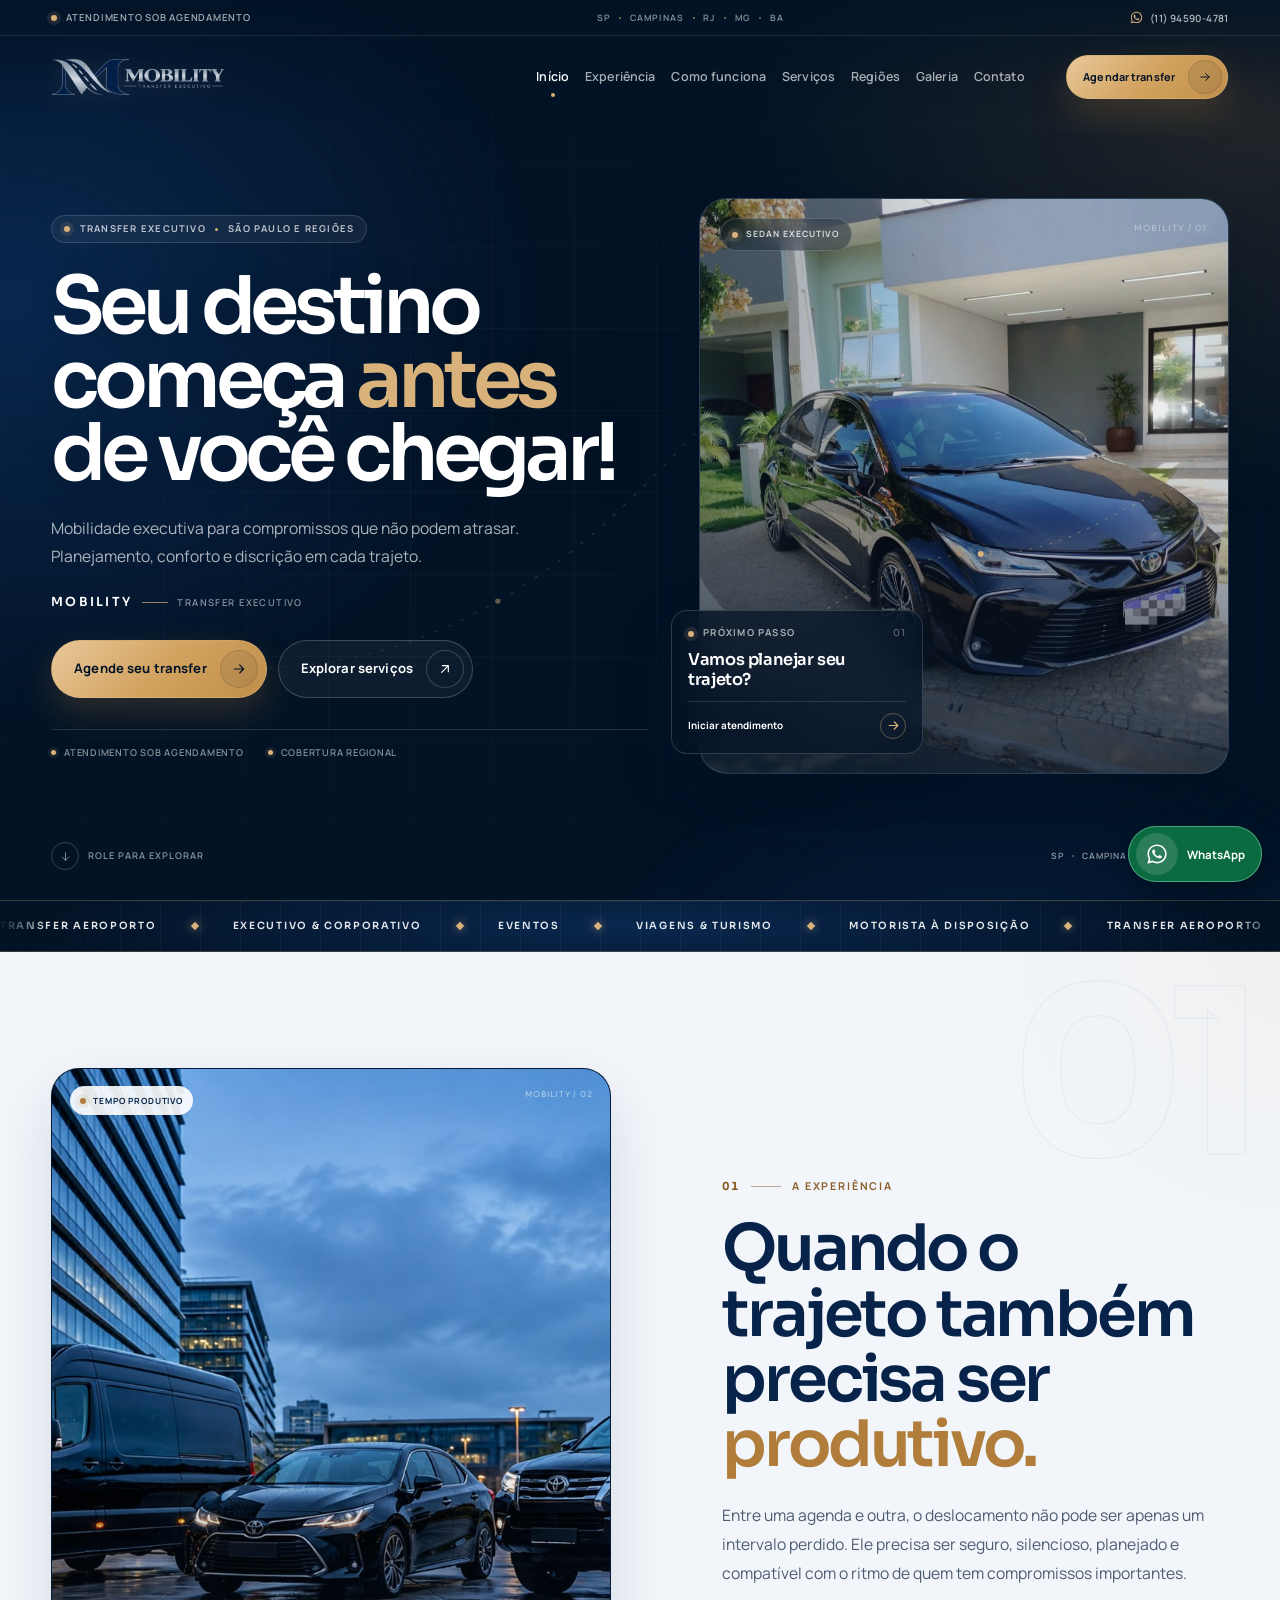
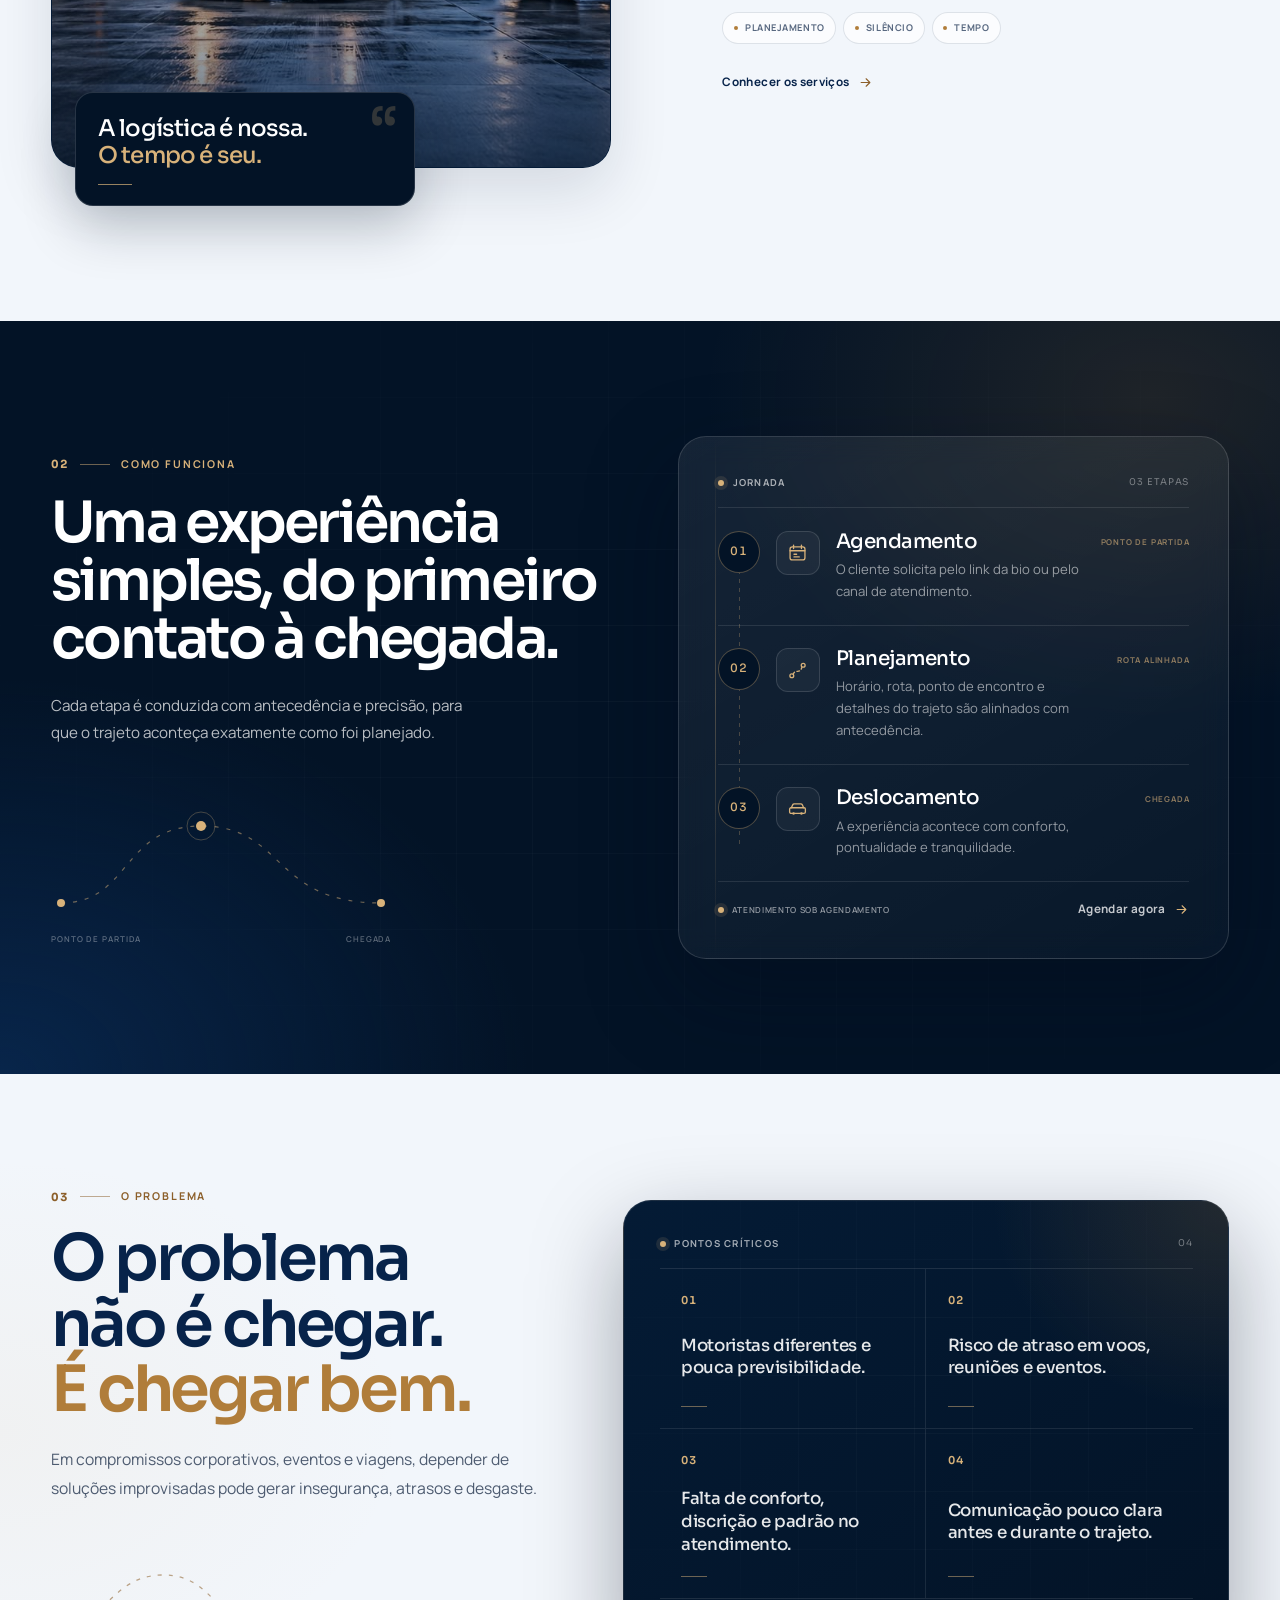
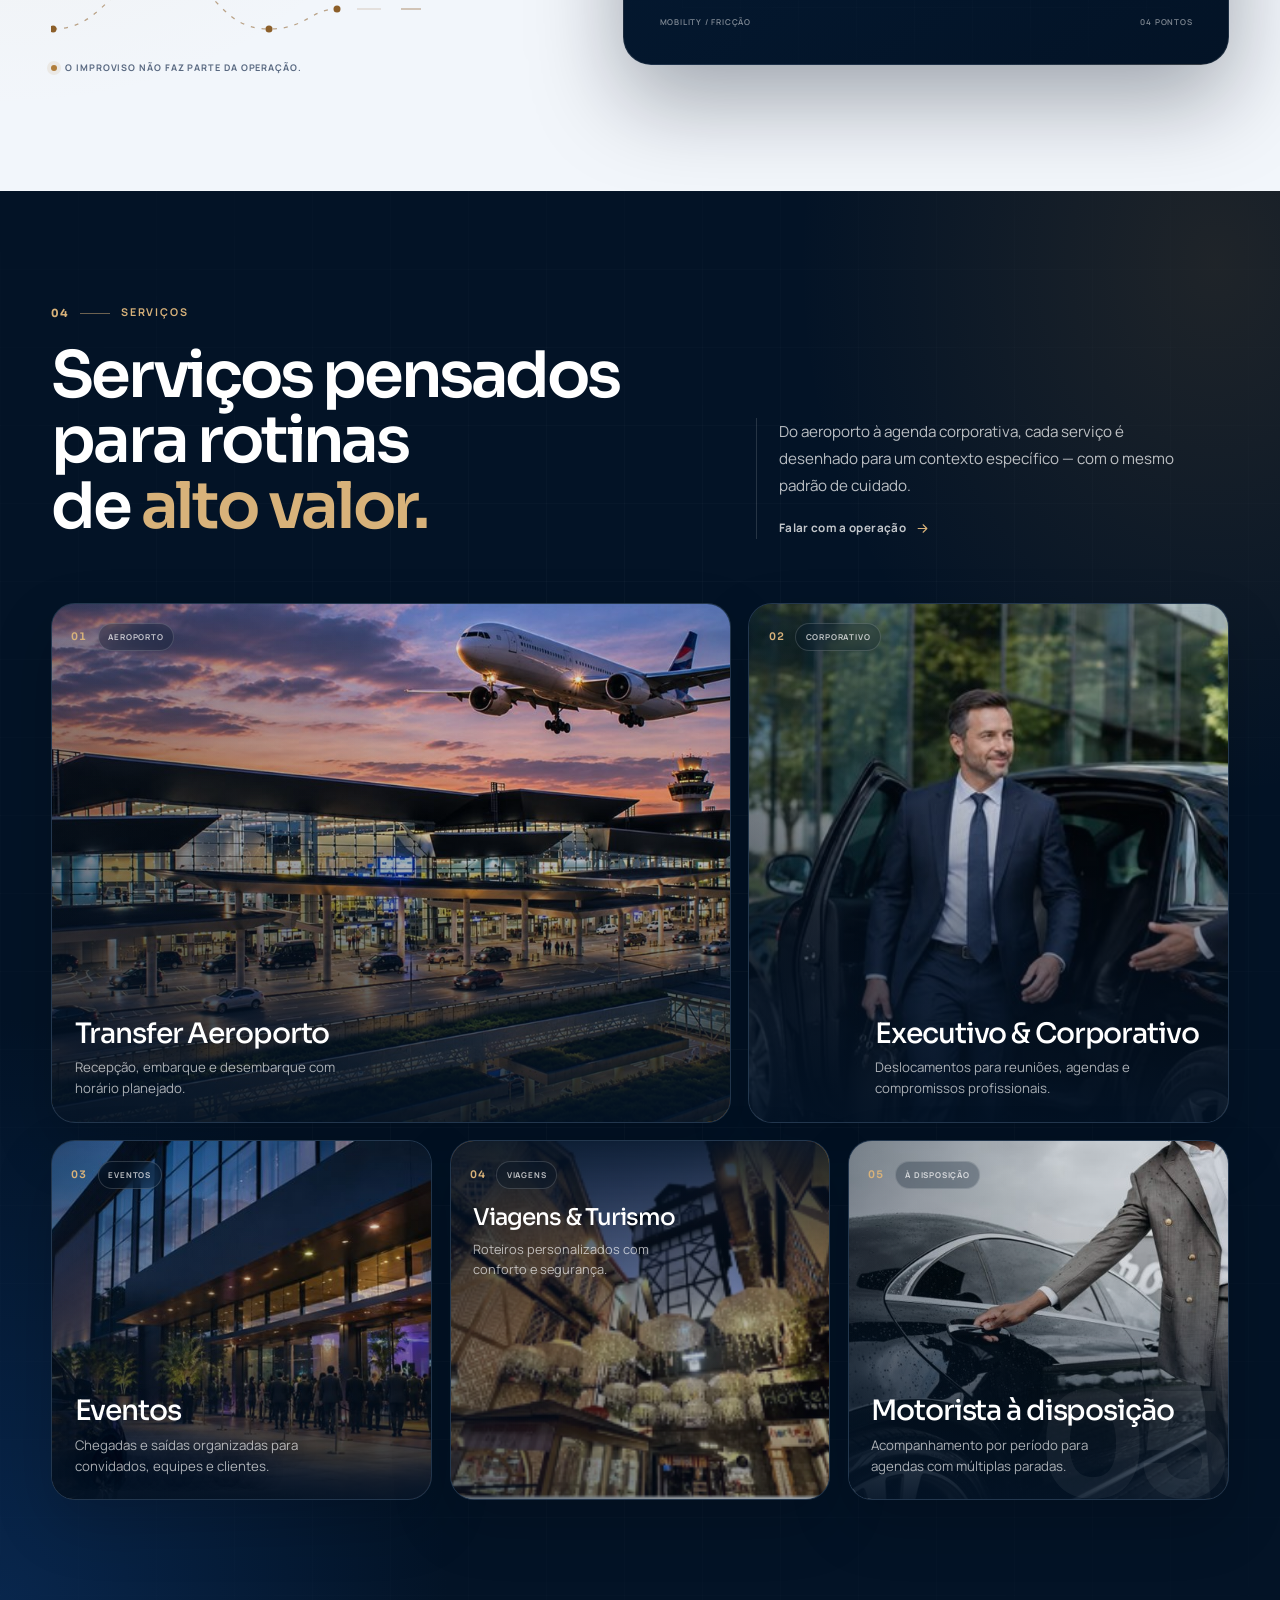
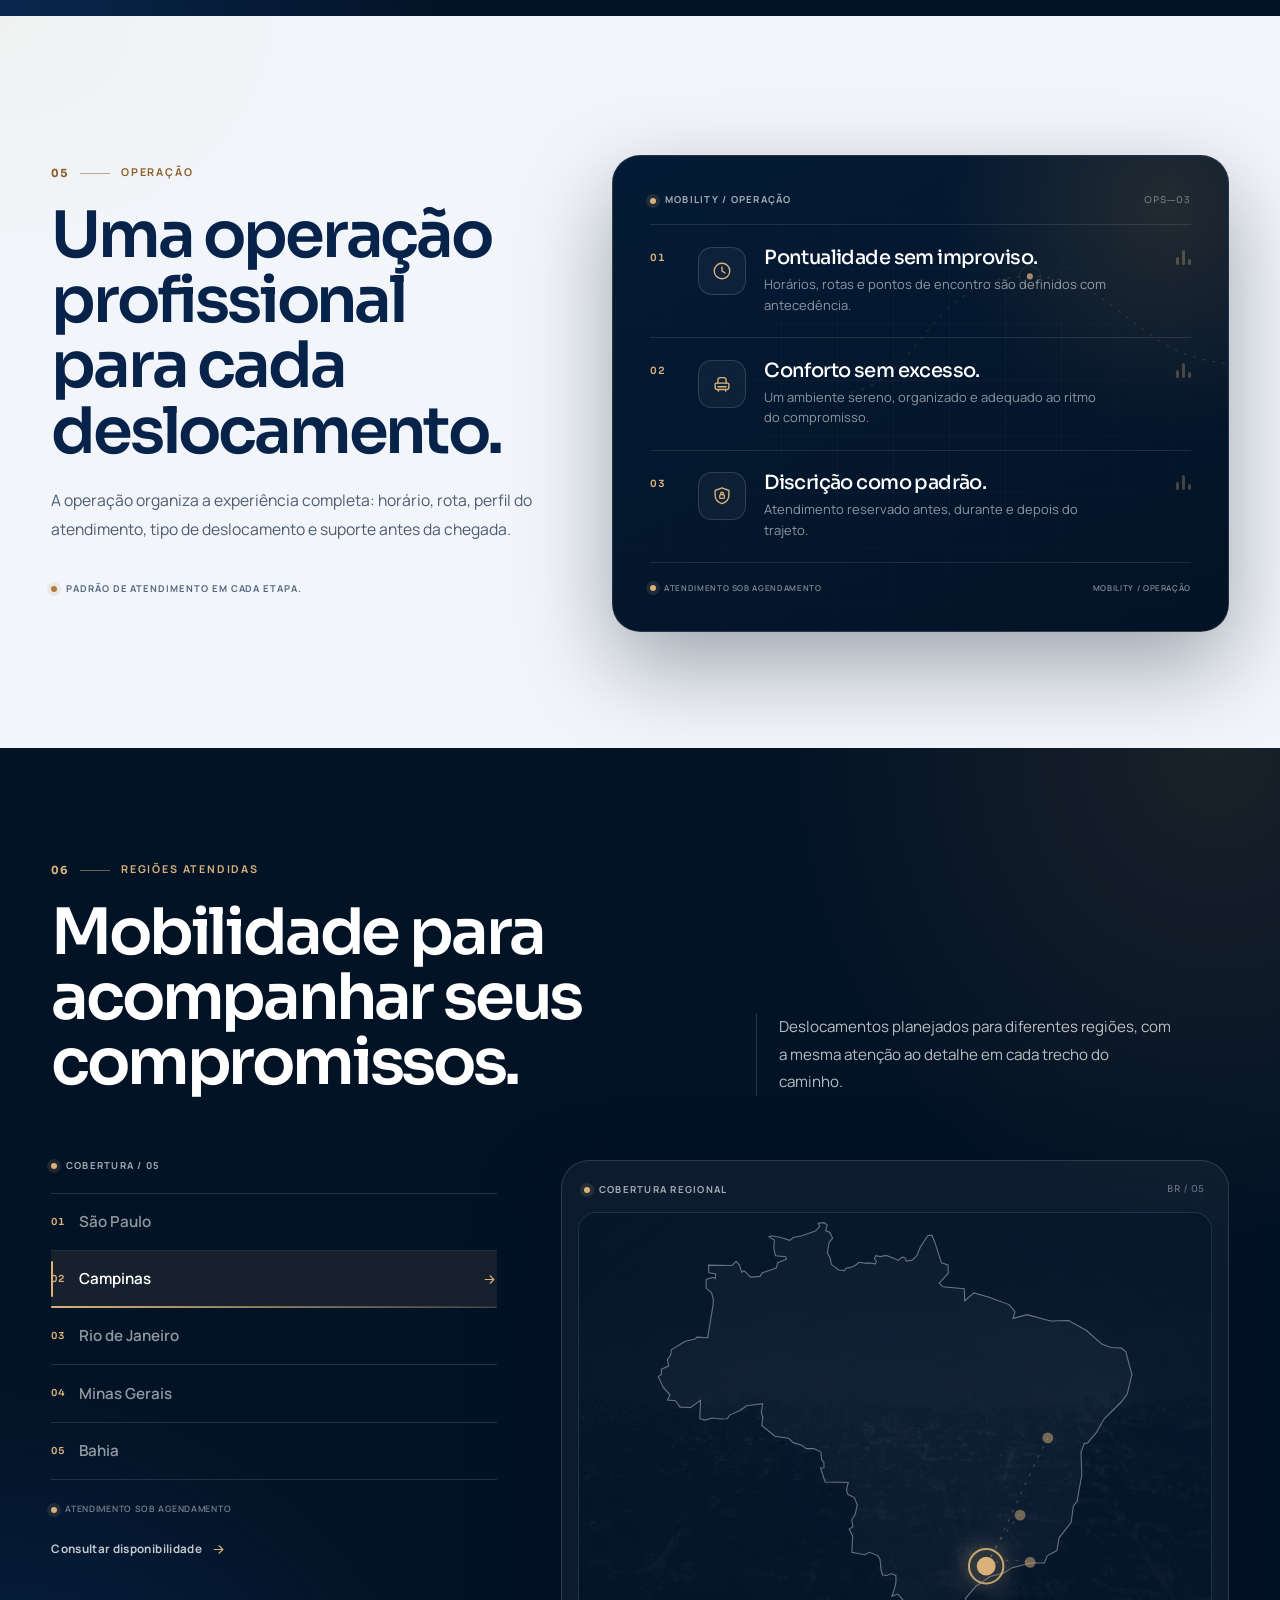
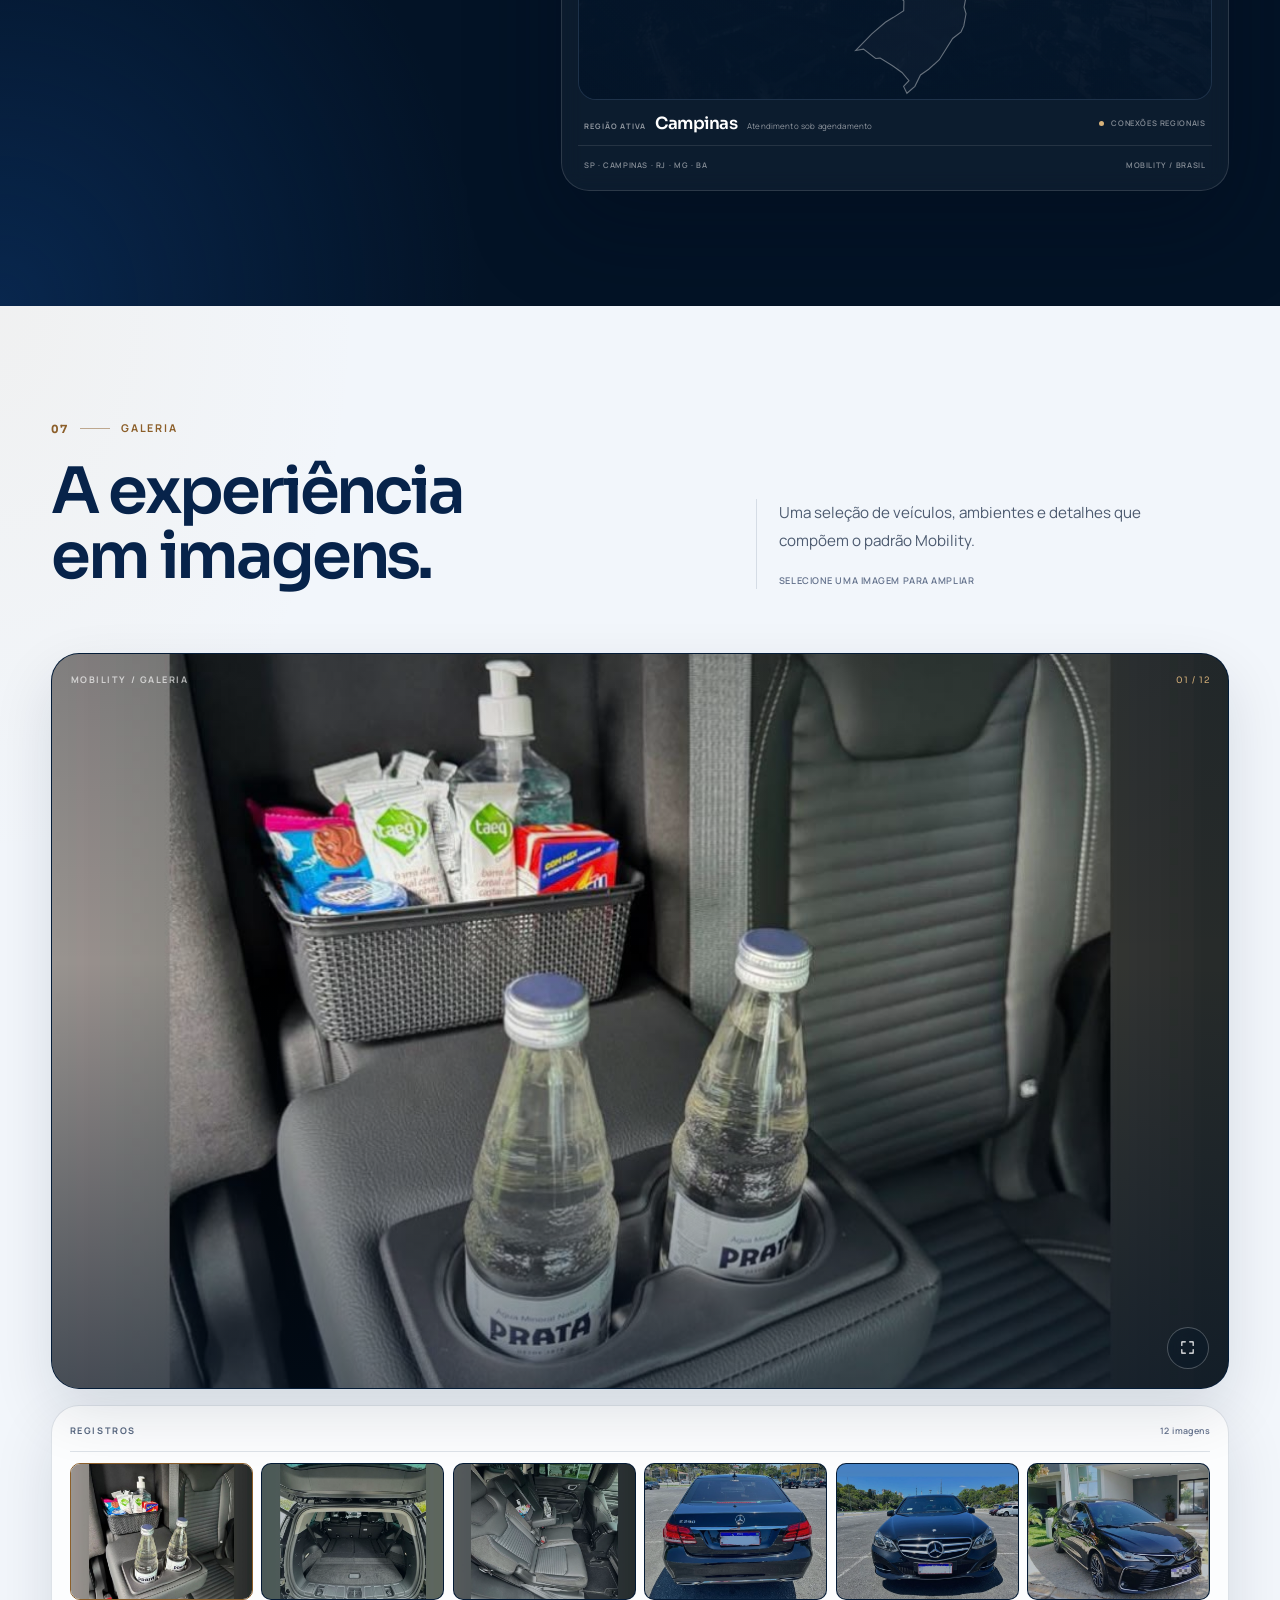
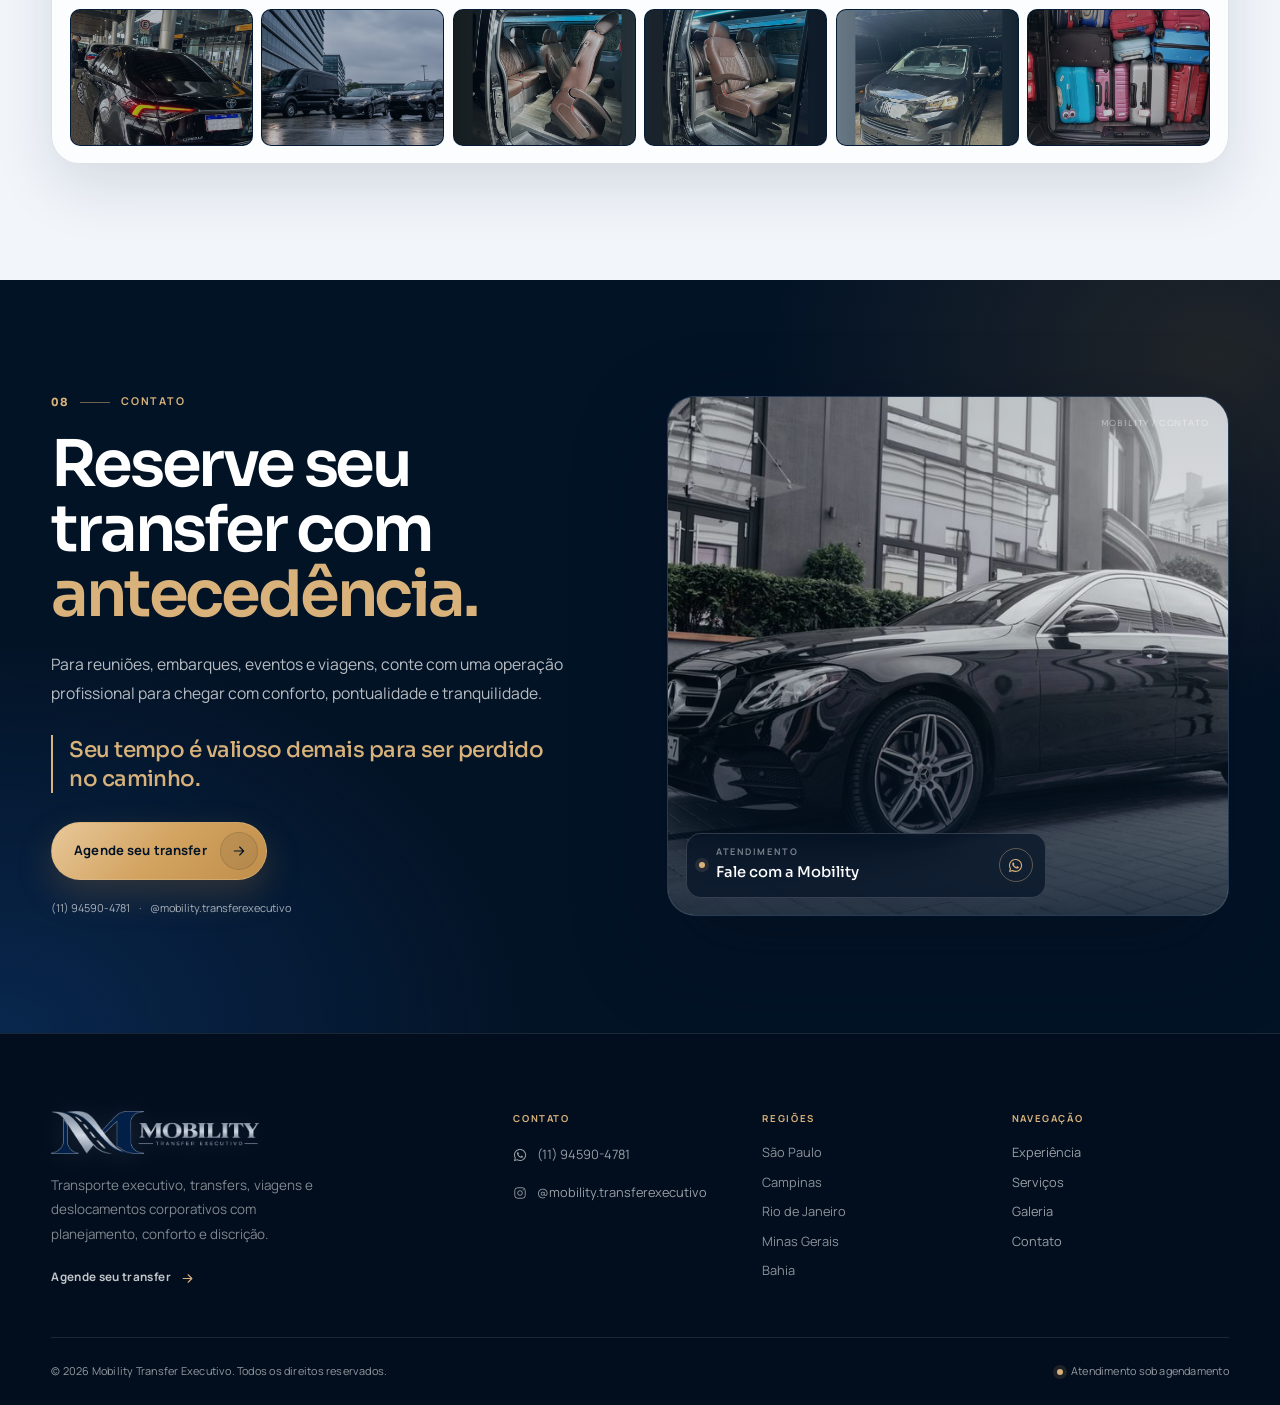
<file: index.html>
<!DOCTYPE html>
<html lang="pt-BR" class="no-js">
<head>
  <meta charset="UTF-8">
  <meta name="viewport" content="width=device-width, initial-scale=1.0">
  <meta name="theme-color" content="#07234A">

  <title>Mobility Transfer Executivo | Transfer Premium em São Paulo e Regiões</title>
  <meta name="description" content="Transporte executivo e transfers com motorista para aeroportos, reuniões, eventos e viagens. Pontualidade, discrição e conforto. Agende seu transfer pelo WhatsApp.">
  <meta name="robots" content="index, follow">

  <!-- OPEN GRAPH — troque as URLs relativas por URLs absolutas após a publicação. -->
  <meta property="og:type" content="website">
  <meta property="og:locale" content="pt_BR">
  <meta property="og:site_name" content="Mobility Transfer Executivo">
  <meta property="og:title" content="Mobility Transfer Executivo | Seu destino começa antes de você chegar">
  <meta property="og:description" content="Mobilidade executiva para aeroportos, reuniões, eventos e viagens. Planejamento, conforto e discrição. Atendimento em São Paulo, Campinas, Rio de Janeiro, Minas Gerais e Bahia.">
  <meta property="og:image" content="assets/img/og-image.jpg">
  <meta property="og:image:width" content="1200">
  <meta property="og:image:height" content="630">
  <meta property="og:image:alt" content="Sedã executivo preto em avenida urbana com edifícios modernos ao fundo">
  <meta name="twitter:card" content="summary_large_image">
  <meta name="twitter:title" content="Mobility Transfer Executivo">
  <meta name="twitter:description" content="Mobilidade executiva com planejamento, conforto e discrição. Agende seu transfer pelo WhatsApp.">
  <meta name="twitter:image" content="assets/img/og-image.jpg">

  <!-- FAVICON PROVISÓRIO — substitua pelo favicon oficial quando a logo chegar. -->
  <link rel="icon" type="image/svg+xml" href="assets/img/favicon.svg">
  <link rel="apple-touch-icon" href="assets/img/favicon.svg">

  <!-- TIPOGRAFIA — Sora para títulos e Manrope para textos. -->
  <link rel="preconnect" href="https://fonts.googleapis.com">
  <link rel="preconnect" href="https://fonts.gstatic.com" crossorigin>
  <link href="https://fonts.googleapis.com/css2?family=Manrope:wght@400;500;600;700&family=Sora:wght@400;500;600;700&display=swap" rel="stylesheet">

  <!-- IMAGEM PRINCIPAL — preload para melhorar o LCP. -->
  <link rel="preload" as="image" href="assets/img/fotohero.jpeg" fetchpriority="high">

  <link rel="stylesheet" href="assets/css/styles.css?v=20261106-1">

  <script>
    document.documentElement.classList.remove('no-js');
    document.documentElement.classList.add('js');
  </script>
  <script src="assets/js/images/catalog.js?v=20261106-3" defer></script>
  <script src="assets/js/images/public-runtime.js?v=20261106-1" defer></script>
  <script src="assets/js/main.js?v=20261105-18" defer></script>

  <!-- DADOS ESTRUTURADOS — sem endereço, avaliações ou informações não fornecidas. -->
  <script type="application/ld+json">
  {
    "@context": "https://schema.org",
    "@type": "Service",
    "name": "Mobility Transfer Executivo",
    "serviceType": "Transporte executivo e transfer",
    "description": "Serviço de transfer executivo, transporte corporativo, eventos e viagens, com planejamento de horário, rota e atendimento. Atendimento sob agendamento.",
    "provider": {
      "@type": "Organization",
      "name": "Mobility Transfer Executivo",
      "telephone": "+55-11-94590-4781",
      "sameAs": [
        "https://www.instagram.com/mobility.transferexecutivo/"
      ]
    },
    "areaServed": [
      { "@type": "AdministrativeArea", "name": "São Paulo" },
      { "@type": "AdministrativeArea", "name": "Campinas" },
      { "@type": "AdministrativeArea", "name": "Rio de Janeiro" },
      { "@type": "AdministrativeArea", "name": "Minas Gerais" },
      { "@type": "AdministrativeArea", "name": "Bahia" }
    ],
    "availableChannel": {
      "@type": "ServiceChannel",
      "serviceUrl": "https://wa.me/5511945904781",
      "servicePhone": {
        "@type": "ContactPoint",
        "telephone": "+55-11-94590-4781",
        "contactType": "customer service",
        "availableLanguage": "Portuguese"
      }
    }
  }
  </script>
</head>

<body>
  <!--
    GUIA RÁPIDO DE EDIÇÃO
    - Logo: assets/logo.png aplicada nos blocos .brand (header e rodapé).
    - Hero: assets/img/fotohero.jpeg.
    - Experiência: assets/img/experiencia.jpeg.
    - Serviços: assets/img/svc-*.jpg.
    - Regiões: assets/img/regioes-saopaulo-*.jpg.
    - CTA: assets/img/cta-sedan-*.jpg.
    - Galeria: assets/img/gallery/galeria-*.jpg (versões 700 e 1400 px).
    - WhatsApp: https://wa.me/5511945904781 em todos os CTAs e no botão flutuante.
    - Instagram: https://www.instagram.com/mobility.transferexecutivo/ no CTA final e no rodapé.
    - Após publicar em um domínio definitivo, atualize og:image, twitter:image e demais URLs.
  -->

  <!-- SPRITE DE ÍCONES -->
  <svg class="icon-sprite" aria-hidden="true" focusable="false">
    <symbol id="i-whatsapp" viewBox="0 0 448 512">
      <path fill="currentColor" d="M380.9 97.1C339 55.1 283.2 32 223.9 32c-122.4 0-222 99.6-222 222 0 39.1 10.2 77.3 29.6 111L0 480l117.7-30.9c32.4 17.7 68.9 27 106.1 27h.1c122.3 0 224.1-99.6 224.1-222 0-59.3-25.2-115-67.1-157zm-157 341.6c-33.2 0-65.7-8.9-94.1-25.7l-6.7-4-69.8 18.3L72 359.2l-4.4-7c-18.5-29.4-28.2-63.3-28.2-98.2 0-101.7 82.8-184.5 184.6-184.5 49.3 0 95.6 19.2 130.4 54.1 34.8 34.9 56.2 81.2 56.1 130.5 0 101.8-84.9 184.6-186.6 184.6zm101.2-138.2c-5.5-2.8-32.8-16.2-37.9-18-5.1-1.9-8.8-2.8-12.5 2.8-3.7 5.6-14.3 18-17.6 21.8-3.2 3.7-6.5 4.2-12 1.4-32.6-16.3-54-29.1-75.5-66-5.7-9.8 5.7-9.1 16.3-30.3 1.8-3.7.9-6.9-.5-9.7-1.4-2.8-12.5-30.1-17.1-41.2-4.5-10.8-9.1-9.3-12.5-9.5-3.2-.2-6.9-.2-10.6-.2-3.7 0-9.7 1.4-14.8 6.9-5.1 5.6-19.4 19-19.4 46.3 0 27.3 19.9 53.7 22.6 57.4 2.8 3.7 39.1 59.7 94.8 83.8 35.2 15.2 49 16.5 66.6 13.9 10.7-1.6 32.8-13.4 37.4-26.4 4.6-13 4.6-24.1 3.2-26.4-1.3-2.5-5-3.9-10.5-6.6z"/>
    </symbol>
    <symbol id="i-arrow" viewBox="0 0 24 24">
      <path fill="none" stroke="currentColor" stroke-width="1.7" stroke-linecap="round" stroke-linejoin="round" d="M5 12h14M13 6l6 6-6 6"/>
    </symbol>
    <symbol id="i-arrow-up" viewBox="0 0 24 24">
      <path fill="none" stroke="currentColor" stroke-width="1.7" stroke-linecap="round" stroke-linejoin="round" d="M7 17 17 7M8 7h9v9"/>
    </symbol>
    <symbol id="i-instagram" viewBox="0 0 24 24">
      <rect x="3" y="3" width="18" height="18" rx="5" fill="none" stroke="currentColor" stroke-width="1.5"/>
      <circle cx="12" cy="12" r="4" fill="none" stroke="currentColor" stroke-width="1.5"/>
      <circle cx="17.5" cy="6.5" r="1" fill="currentColor"/>
    </symbol>
    <symbol id="i-clock" viewBox="0 0 24 24">
      <circle cx="12" cy="12" r="8.5" fill="none" stroke="currentColor" stroke-width="1.5"/>
      <path fill="none" stroke="currentColor" stroke-width="1.5" stroke-linecap="round" d="M12 7.5V12l3.2 2.1"/>
    </symbol>
    <symbol id="i-seat" viewBox="0 0 24 24">
      <path fill="none" stroke="currentColor" stroke-width="1.5" stroke-linecap="round" stroke-linejoin="round" d="M7.5 11V7.7A2.7 2.7 0 0 1 10.2 5h3.6a2.7 2.7 0 0 1 2.7 2.7V11"/>
      <path fill="none" stroke="currentColor" stroke-width="1.5" stroke-linecap="round" stroke-linejoin="round" d="M5.8 11h12.4a1.3 1.3 0 0 1 1.3 1.3v3.2a2.5 2.5 0 0 1-2.5 2.5h-10a2.5 2.5 0 0 1-2.5-2.5v-3.2A1.3 1.3 0 0 1 5.8 11ZM8 18v1.8M16 18v1.8M7.5 15h9"/>
    </symbol>
    <symbol id="i-shield" viewBox="0 0 24 24">
      <path fill="none" stroke="currentColor" stroke-width="1.5" stroke-linejoin="round" d="M12 3.2 19.5 6v5.4c0 4.4-3.1 7.3-7.5 9-4.4-1.7-7.5-4.6-7.5-9V6L12 3.2Z"/>
      <rect x="9.5" y="10.5" width="5" height="4.2" rx="1" fill="none" stroke="currentColor" stroke-width="1.4"/>
      <path fill="none" stroke="currentColor" stroke-width="1.4" stroke-linecap="round" d="M10.6 10.5V9.3a1.4 1.4 0 0 1 2.8 0v1.2"/>
    </symbol>
    <symbol id="i-calendar" viewBox="0 0 24 24">
      <rect x="3.5" y="5.5" width="17" height="15" rx="2.5" fill="none" stroke="currentColor" stroke-width="1.5"/>
      <path fill="none" stroke="currentColor" stroke-width="1.5" stroke-linecap="round" d="M7.5 3.5v4M16.5 3.5v4M3.5 10h17"/>
      <path fill="none" stroke="currentColor" stroke-width="1.5" stroke-linecap="round" d="M8 14h3M8 17h6"/>
    </symbol>
    <symbol id="i-route" viewBox="0 0 24 24">
      <circle cx="5.5" cy="18" r="2.2" fill="none" stroke="currentColor" stroke-width="1.5"/>
      <circle cx="18.5" cy="6" r="2.2" fill="none" stroke="currentColor" stroke-width="1.5"/>
      <path fill="none" stroke="currentColor" stroke-width="1.5" stroke-linecap="round" stroke-dasharray="3 3" d="M7 16.5c1-3.2 3-3.6 5-3.6s4-.4 4.8-4.2"/>
    </symbol>
    <symbol id="i-car" viewBox="0 0 24 24">
      <path fill="none" stroke="currentColor" stroke-width="1.5" stroke-linecap="round" stroke-linejoin="round" d="m5 10 1.5-3.3A2 2 0 0 1 8.3 5.5h7.4a2 2 0 0 1 1.8 1.2L19 10"/>
      <path fill="none" stroke="currentColor" stroke-width="1.5" stroke-linejoin="round" d="M4.5 10h15a1.5 1.5 0 0 1 1.5 1.5v3.3a1.7 1.7 0 0 1-1.7 1.7H4.7A1.7 1.7 0 0 1 3 14.8v-3.3A1.5 1.5 0 0 1 4.5 10Z"/>
      <circle cx="7.5" cy="16.5" r="1.4" fill="currentColor"/>
      <circle cx="16.5" cy="16.5" r="1.4" fill="currentColor"/>
    </symbol>
    <symbol id="i-expand" viewBox="0 0 24 24">
      <path fill="none" stroke="currentColor" stroke-width="1.6" stroke-linecap="round" stroke-linejoin="round" d="M9 4H4v5M15 4h5v5M9 20H4v-5M15 20h5v-5"/>
    </symbol>
    <symbol id="i-close" viewBox="0 0 24 24">
      <path fill="none" stroke="currentColor" stroke-width="1.6" stroke-linecap="round" d="m6 6 12 12M18 6 6 18"/>
    </symbol>
    <symbol id="i-chevron-left" viewBox="0 0 24 24">
      <path fill="none" stroke="currentColor" stroke-width="1.7" stroke-linecap="round" stroke-linejoin="round" d="M15 5l-7 7 7 7"/>
    </symbol>
    <symbol id="i-chevron-right" viewBox="0 0 24 24">
      <path fill="none" stroke="currentColor" stroke-width="1.7" stroke-linecap="round" stroke-linejoin="round" d="m9 5 7 7-7 7"/>
    </symbol>
  </svg>

  <a class="skip-link" href="#conteudo">Pular para o conteúdo</a>

  <header class="site-header" id="topo">
    <div class="topbar">
      <div class="container topbar-inner">
        <p class="topbar-status"><span class="status-dot" aria-hidden="true"></span> Atendimento sob agendamento</p>
        <p class="topbar-regions" aria-hidden="true">
          <span>SP</span><i></i><span>Campinas</span><i></i><span>RJ</span><i></i><span>MG</span><i></i><span>BA</span>
        </p>
        <a class="topbar-phone" href="https://wa.me/5511945904781" target="_blank" rel="noopener noreferrer">
          <svg class="icon" aria-hidden="true"><use href="#i-whatsapp"></use></svg>
          (11) 94590-4781
        </a>
      </div>
    </div>

    <div class="header-shell">
      <div class="container">
        <div class="header-bar">
          <a class="brand" href="#inicio" aria-label="Mobility Transfer Executivo — ir para o início">
            <img class="brand-logo" data-image-id="brand-logo" src="assets/logo.png" alt="" width="1027" height="213" fetchpriority="high" decoding="async">
          </a>

          <nav class="nav-desktop" aria-label="Navegação principal">
            <ul>
              <li><a class="nav-link" href="#inicio">Início</a></li>
              <li><a class="nav-link" href="#experiencia">Experiência</a></li>
              <li><a class="nav-link" href="#como-funciona">Como funciona</a></li>
              <li><a class="nav-link" href="#servicos">Serviços</a></li>
              <li><a class="nav-link" href="#regioes">Regiões</a></li>
              <li><a class="nav-link" href="#galeria">Galeria</a></li>
              <li><a class="nav-link" href="#contato">Contato</a></li>
            </ul>
          </nav>

          <div class="header-actions">
            <a class="btn btn--primary btn--header" href="https://wa.me/5511945904781" target="_blank" rel="noopener noreferrer">
              Agendar transfer
              <span class="btn-icon"><svg class="icon" aria-hidden="true"><use href="#i-arrow"></use></svg></span>
            </a>
            <button class="nav-toggle" type="button" aria-label="Abrir menu" aria-expanded="false" aria-controls="menu-mobile">
              <span></span>
              <span></span>
            </button>
          </div>
        </div>
      </div>
    </div>
  </header>

  <!-- MENU MOBILE -->
  <div class="mobile-nav" id="menu-mobile" aria-hidden="true">
    <div class="mobile-nav-grid">
      <nav aria-label="Navegação mobile">
        <ul>
          <li><a href="#inicio"><span>01</span>Início</a></li>
          <li><a href="#experiencia"><span>02</span>Experiência</a></li>
          <li><a href="#como-funciona"><span>03</span>Como funciona</a></li>
          <li><a href="#servicos"><span>04</span>Serviços</a></li>
          <li><a href="#regioes"><span>05</span>Regiões</a></li>
          <li><a href="#galeria"><span>06</span>Galeria</a></li>
          <li><a href="#contato"><span>07</span>Contato</a></li>
        </ul>
      </nav>

      <div class="mobile-nav-aside">
        <p class="mobile-nav-kicker"><span class="status-dot" aria-hidden="true"></span> Atendimento sob agendamento</p>
        <p class="mobile-nav-regions">SP · CAMPINAS · RJ · MG · BA</p>
        <a class="btn btn--primary" href="https://wa.me/5511945904781" target="_blank" rel="noopener noreferrer">
          Agende seu transfer
          <span class="btn-icon"><svg class="icon" aria-hidden="true"><use href="#i-arrow"></use></svg></span>
        </a>
        <a class="mobile-nav-phone" href="tel:+5511945904781">(11) 94590-4781</a>
        <a class="mobile-nav-social" href="https://www.instagram.com/mobility.transferexecutivo/" target="_blank" rel="noopener noreferrer">
          <svg class="icon" aria-hidden="true"><use href="#i-instagram"></use></svg>
          @mobility.transferexecutivo
        </a>
      </div>
    </div>
  </div>

  <main id="conteudo" tabindex="-1">

    <!-- ============================================================
         HERO
         IMAGEM: assets/img/fotohero.jpeg.
         ============================================================ -->
    <section class="hero" id="inicio" aria-labelledby="hero-title">
      <div class="hero-bg" aria-hidden="true">
        <div class="hero-grid"></div>
        <div class="hero-glow"></div>
        <svg class="hero-route-bg" viewBox="0 0 1440 900" fill="none" aria-hidden="true">
          <path d="M-80 720C210 660 330 750 560 620C800 484 820 270 1110 300C1280 317 1390 410 1520 350" stroke="url(#heroLine)" stroke-width="1.2" stroke-dasharray="4 12"/>
          <circle cx="560" cy="620" r="3" fill="#D8B27A"/>
          <circle cx="1110" cy="300" r="4" fill="#D8B27A"/>
          <circle cx="1110" cy="300" r="12" stroke="#D8B27A" stroke-opacity=".3"/>
          <defs>
            <linearGradient id="heroLine" x1="-80" y1="720" x2="1520" y2="350" gradientUnits="userSpaceOnUse">
              <stop stop-color="#D8B27A" stop-opacity="0"/>
              <stop offset=".5" stop-color="#D8B27A" stop-opacity=".5"/>
              <stop offset="1" stop-color="#65738D" stop-opacity="0"/>
            </linearGradient>
          </defs>
        </svg>
      </div>

      <div class="container hero-inner">
        <div class="hero-copy">
          <p class="eyebrow eyebrow--light hero-eyebrow reveal" style="--delay: .02s">
            <span class="status-dot" aria-hidden="true"></span>
            Transfer executivo
            <span class="eyebrow-dot" aria-hidden="true"></span>
            São Paulo e regiões
          </p>

          <h1 class="hero-title reveal" id="hero-title" style="--delay: .08s">
            <span>Seu destino</span>
            <span>começa <em>antes</em></span>
            <span>de você chegar!</span>
          </h1>

          <p class="hero-lead reveal" style="--delay: .14s">
            Mobilidade executiva para compromissos que não podem atrasar.
            Planejamento, conforto e discrição em cada trajeto.
          </p>

          <p class="hero-signature reveal" style="--delay: .2s">
            <span class="hero-brand">MOBILITY</span>
            <span class="sr-only">—</span>
            <i aria-hidden="true"></i>
            <span>Transfer Executivo</span>
          </p>

          <div class="hero-actions reveal" style="--delay: .26s">
            <a class="btn btn--primary btn--lg" href="https://wa.me/5511945904781" target="_blank" rel="noopener noreferrer">
              Agende seu transfer
              <span class="btn-icon"><svg class="icon" aria-hidden="true"><use href="#i-arrow"></use></svg></span>
            </a>
            <a class="btn btn--ghost btn--lg" href="#servicos">
              Explorar serviços
              <span class="btn-icon"><svg class="icon" aria-hidden="true"><use href="#i-arrow-up"></use></svg></span>
            </a>
          </div>

          <ul class="hero-meta reveal" style="--delay: .32s">
            <li><span class="meta-check" aria-hidden="true"></span> Atendimento sob agendamento</li>
            <li><span class="meta-check" aria-hidden="true"></span> Cobertura regional</li>
          </ul>
        </div>

        <div class="hero-visual">
          <div class="hero-photo">
            <img
              class="hero-img"
              data-image-id="hero-main"
              src="assets/img/fotohero.jpeg"
              alt="Sedã executivo preto estacionado em frente a uma residência moderna"
              width="942"
              height="1129"
              fetchpriority="high"
              decoding="async">
            <div class="hero-photo-shade" aria-hidden="true"></div>
            <span class="hero-photo-badge"><span class="status-dot" aria-hidden="true"></span> SEDAN EXECUTIVO</span>
            <span class="hero-photo-code" aria-hidden="true">MOBILITY / 01</span>
            <svg class="hero-photo-route" viewBox="0 0 620 620" fill="none" aria-hidden="true">
              <path d="M-20 505C150 505 175 390 330 390C470 390 500 300 640 300" stroke="#D8B27A" stroke-opacity=".45" stroke-width="1.2" stroke-dasharray="3 9"/>
              <circle cx="330" cy="390" r="3.5" fill="#D8B27A"/>
              <circle cx="330" cy="390" r="12" stroke="#D8B27A" stroke-opacity=".25"/>
            </svg>
          </div>

          <aside class="hero-panel" aria-label="Agendamento rápido">
            <div class="hero-panel-head">
              <span class="panel-kicker"><span class="status-dot" aria-hidden="true"></span> Próximo passo</span>
              <span class="panel-code">01</span>
            </div>
            <p class="hero-panel-title">Vamos planejar seu trajeto?</p>
            <a class="hero-panel-link" href="https://wa.me/5511945904781" target="_blank" rel="noopener noreferrer">
              Iniciar atendimento
              <span class="icon-circle"><svg class="icon" aria-hidden="true"><use href="#i-arrow"></use></svg></span>
            </a>
          </aside>
        </div>
      </div>

      <div class="container hero-foot">
        <a class="scroll-link" href="#experiencia">
          <span class="scroll-icon"><svg class="icon" aria-hidden="true"><use href="#i-arrow"></use></svg></span>
          Role para explorar
        </a>
        <p class="hero-regions">SP <i></i> CAMPINAS <i></i> RJ <i></i> MG <i></i> BA</p>
      </div>
    </section>

    <!-- FAIXA DE SERVIÇOS / MOVIMENTO -->
    <div class="ticker" aria-hidden="true">
      <div class="ticker-track">
        <span>Transfer Aeroporto</span><i></i>
        <span>Executivo &amp; Corporativo</span><i></i>
        <span>Eventos</span><i></i>
        <span>Viagens &amp; Turismo</span><i></i>
        <span>Motorista à disposição</span><i></i>
        <span>Transfer Aeroporto</span><i></i>
        <span>Executivo &amp; Corporativo</span><i></i>
        <span>Eventos</span><i></i>
        <span>Viagens &amp; Turismo</span><i></i>
        <span>Motorista à disposição</span><i></i>
      
        <span>Transfer Aeroporto</span><i></i>
        <span>Executivo &amp; Corporativo</span><i></i>
        <span>Eventos</span><i></i>
        <span>Viagens &amp; Turismo</span><i></i>
        <span>Motorista à disposição</span><i></i>
        <span>Transfer Aeroporto</span><i></i>
        <span>Executivo &amp; Corporativo</span><i></i>
        <span>Eventos</span><i></i>
        <span>Viagens &amp; Turismo</span><i></i>
        <span>Motorista à disposição</span><i></i>
      
        <span>Transfer Aeroporto</span><i></i>
        <span>Executivo &amp; Corporativo</span><i></i>
        <span>Eventos</span><i></i>
        <span>Viagens &amp; Turismo</span><i></i>
        <span>Motorista à disposição</span><i></i>
        <span>Transfer Aeroporto</span><i></i>
        <span>Executivo &amp; Corporativo</span><i></i>
        <span>Eventos</span><i></i>
        <span>Viagens &amp; Turismo</span><i></i>
        <span>Motorista à disposição</span><i></i>
      
        <span>Transfer Aeroporto</span><i></i>
        <span>Executivo &amp; Corporativo</span><i></i>
        <span>Eventos</span><i></i>
        <span>Viagens &amp; Turismo</span><i></i>
        <span>Motorista à disposição</span><i></i>
        <span>Transfer Aeroporto</span><i></i>
        <span>Executivo &amp; Corporativo</span><i></i>
        <span>Eventos</span><i></i>
        <span>Viagens &amp; Turismo</span><i></i>
        <span>Motorista à disposição</span><i></i>
      
        <span>Transfer Aeroporto</span><i></i>
        <span>Executivo &amp; Corporativo</span><i></i>
        <span>Eventos</span><i></i>
        <span>Viagens &amp; Turismo</span><i></i>
        <span>Motorista à disposição</span><i></i>
        <span>Transfer Aeroporto</span><i></i>
        <span>Executivo &amp; Corporativo</span><i></i>
        <span>Eventos</span><i></i>
        <span>Viagens &amp; Turismo</span><i></i>
        <span>Motorista à disposição</span><i></i>
      
        <span>Transfer Aeroporto</span><i></i>
        <span>Executivo &amp; Corporativo</span><i></i>
        <span>Eventos</span><i></i>
        <span>Viagens &amp; Turismo</span><i></i>
        <span>Motorista à disposição</span><i></i>
        <span>Transfer Aeroporto</span><i></i>
        <span>Executivo &amp; Corporativo</span><i></i>
        <span>Eventos</span><i></i>
        <span>Viagens &amp; Turismo</span><i></i>
        <span>Motorista à disposição</span><i></i>
      
        <span>Transfer Aeroporto</span><i></i>
        <span>Executivo &amp; Corporativo</span><i></i>
        <span>Eventos</span><i></i>
        <span>Viagens &amp; Turismo</span><i></i>
        <span>Motorista à disposição</span><i></i>
        <span>Transfer Aeroporto</span><i></i>
        <span>Executivo &amp; Corporativo</span><i></i>
        <span>Eventos</span><i></i>
        <span>Viagens &amp; Turismo</span><i></i>
        <span>Motorista à disposição</span><i></i>
      
        <span>Transfer Aeroporto</span><i></i>
        <span>Executivo &amp; Corporativo</span><i></i>
        <span>Eventos</span><i></i>
        <span>Viagens &amp; Turismo</span><i></i>
        <span>Motorista à disposição</span><i></i>
        <span>Transfer Aeroporto</span><i></i>
        <span>Executivo &amp; Corporativo</span><i></i>
        <span>Eventos</span><i></i>
        <span>Viagens &amp; Turismo</span><i></i>
        <span>Motorista à disposição</span><i></i>
      </div>
    </div>

    <!-- ============================================================
         EXPERIÊNCIA
         IMAGEM: assets/img/experiencia.jpeg
         ============================================================ -->
    <section class="section section--light experience" id="experiencia" aria-labelledby="experiencia-title">
      <div class="section-number" aria-hidden="true">01</div>
      <div class="container">
        <div class="experience-grid">
          <div class="experience-copy">
            <p class="eyebrow reveal"><span class="eyebrow-num">01</span><span class="eyebrow-line"></span> A experiência</p>
            <h2 class="section-title reveal" id="experiencia-title" style="--delay: .06s">
              Quando o trajeto também precisa ser <span class="accent">produtivo.</span>
            </h2>
            <p class="lead reveal" style="--delay: .12s">
              Entre uma agenda e outra, o deslocamento não pode ser apenas um intervalo perdido.
              Ele precisa ser seguro, silencioso, planejado e compatível com o ritmo de quem tem
              compromissos importantes.
            </p>

            <div class="feature-chips reveal" style="--delay: .18s" aria-label="Atributos da experiência">
              <span>Planejamento</span>
              <span>Silêncio</span>
              <span>Tempo</span>
            </div>

            <a class="text-link reveal" style="--delay: .24s" href="#servicos">
              Conhecer os serviços
              <svg class="icon" aria-hidden="true"><use href="#i-arrow"></use></svg>
            </a>
          </div>

          <div class="experience-media reveal" style="--delay: .1s">
            <div class="experience-photo">
              <img
                data-image-id="experience-main"
                src="assets/hero.jpeg"
                alt="Van, sedã e SUV executivos pretos lado a lado em frente a um edifício corporativo ao anoitecer"
                width="1600"
                height="900"
                loading="lazy"
                decoding="async">
              <span class="media-badge"><span class="status-dot" aria-hidden="true"></span> TEMPO PRODUTIVO</span>
              <span class="media-code" aria-hidden="true">MOBILITY / 02</span>
            </div>

            <blockquote class="experience-quote">
              <span class="quote-mark" aria-hidden="true">“</span>
              <p>A logística é nossa.<br><span>O tempo é seu.</span></p>
              <span class="quote-line" aria-hidden="true"></span>
            </blockquote>
          </div>
        </div>
      </div>
    </section>

    <!-- ============================================================
         COMO FUNCIONA
         ============================================================ -->
    <section class="section section--dark how" id="como-funciona" aria-labelledby="como-funciona-title">
      <div class="container">
        <div class="how-grid">
          <div class="how-copy">
            <p class="eyebrow eyebrow--light reveal"><span class="eyebrow-num">02</span><span class="eyebrow-line"></span> Como funciona</p>
            <h2 class="section-title reveal" id="como-funciona-title" style="--delay: .06s">
              Uma experiência simples, do primeiro contato à chegada.
            </h2>
            <p class="section-lead section-lead--light reveal" style="--delay: .12s">
              Cada etapa é conduzida com antecedência e precisão, para que o trajeto aconteça
              exatamente como foi planejado.
            </p>

            <div class="how-orbit reveal" style="--delay: .18s" aria-hidden="true">
              <svg viewBox="0 0 340 150" fill="none">
                <path d="M10 115C80 115 70 38 150 38C235 38 220 115 330 115" stroke="#D8B27A" stroke-opacity=".5" stroke-width="1.2" stroke-dasharray="4 8"/>
                <circle cx="10" cy="115" r="4" fill="#D8B27A"/>
                <circle cx="150" cy="38" r="5" fill="#D8B27A"/>
                <circle cx="150" cy="38" r="14" stroke="#D8B27A" stroke-opacity=".3"/>
                <circle cx="330" cy="115" r="4" fill="#D8B27A"/>
              </svg>
              <span>PONTO DE PARTIDA</span>
              <span>CHEGADA</span>
            </div>
          </div>

          <div class="journey-panel reveal" style="--delay: .12s">
            <div class="journey-head">
              <span class="panel-kicker"><span class="status-dot" aria-hidden="true"></span> Jornada</span>
              <span class="panel-code">03 ETAPAS</span>
            </div>

            <ol class="journey-list">
              <li class="journey-step">
                <span class="journey-marker">01</span>
                <span class="journey-icon" aria-hidden="true"><svg class="icon"><use href="#i-calendar"></use></svg></span>
                <div class="journey-content">
                  <h3>Agendamento</h3>
                  <p>O cliente solicita pelo link da bio ou pelo canal de atendimento.</p>
                </div>
                <span class="journey-status">PONTO DE PARTIDA</span>
              </li>

              <li class="journey-step">
                <span class="journey-marker">02</span>
                <span class="journey-icon" aria-hidden="true"><svg class="icon"><use href="#i-route"></use></svg></span>
                <div class="journey-content">
                  <h3>Planejamento</h3>
                  <p>Horário, rota, ponto de encontro e detalhes do trajeto são alinhados com antecedência.</p>
                </div>
                <span class="journey-status">ROTA ALINHADA</span>
              </li>

              <li class="journey-step">
                <span class="journey-marker">03</span>
                <span class="journey-icon" aria-hidden="true"><svg class="icon"><use href="#i-car"></use></svg></span>
                <div class="journey-content">
                  <h3>Deslocamento</h3>
                  <p>A experiência acontece com conforto, pontualidade e tranquilidade.</p>
                </div>
                <span class="journey-status">CHEGADA</span>
              </li>
            </ol>

            <div class="journey-foot">
              <span><span class="status-dot" aria-hidden="true"></span> Atendimento sob agendamento</span>
              <a class="text-link text-link--light" href="https://wa.me/5511945904781" target="_blank" rel="noopener noreferrer">
                Agendar agora
                <svg class="icon" aria-hidden="true"><use href="#i-arrow"></use></svg>
              </a>
            </div>
          </div>
        </div>
      </div>
    </section>

    <!-- ============================================================
         PROBLEMA
         ============================================================ -->
    <section class="section section--light problem" id="problema" aria-labelledby="problema-title">
      <div class="container problem-grid">
        <div class="problem-copy">
          <p class="eyebrow reveal"><span class="eyebrow-num">03</span><span class="eyebrow-line"></span> O problema</p>
          <h2 class="section-title reveal" id="problema-title" style="--delay: .06s">
            O problema não é chegar.<br><span class="accent">É chegar bem.</span>
          </h2>
          <p class="lead reveal" style="--delay: .12s">
            Em compromissos corporativos, eventos e viagens, depender de soluções improvisadas
            pode gerar insegurança, atrasos e desgaste.
          </p>

          <div class="problem-signal reveal" style="--delay: .18s" aria-hidden="true">
            <svg viewBox="0 0 380 100" fill="none">
              <path d="M2 82C55 82 58 28 112 28C166 28 164 82 218 82C255 82 260 62 286 62" stroke="#8C5F2A" stroke-opacity=".55" stroke-width="1.3" stroke-dasharray="4 7"/>
              <path d="M306 62H330" stroke="#8C5F2A" stroke-opacity=".22" stroke-width="1.3"/>
              <path d="M350 62h20" stroke="#8C5F2A" stroke-opacity=".5" stroke-width="1.3"/>
              <circle cx="2" cy="82" r="3.5" fill="#8C5F2A"/>
              <circle cx="218" cy="82" r="3.5" fill="#8C5F2A"/>
              <circle cx="286" cy="62" r="3.5" fill="#8C5F2A"/>
            </svg>
            <p><span class="status-dot" aria-hidden="true"></span> O improviso não faz parte da operação.</p>
          </div>
        </div>

        <div class="problem-panel reveal" style="--delay: .1s">
          <div class="panel-top">
            <span class="panel-kicker"><span class="status-dot" aria-hidden="true"></span> Pontos críticos</span>
            <span class="panel-code">04</span>
          </div>

          <div class="problem-items">
            <article class="problem-item">
              <span class="problem-num">01</span>
              <p>Motoristas diferentes e pouca previsibilidade.</p>
              <span class="problem-line" aria-hidden="true"></span>
            </article>
            <article class="problem-item">
              <span class="problem-num">02</span>
              <p>Risco de atraso em voos, reuniões e eventos.</p>
              <span class="problem-line" aria-hidden="true"></span>
            </article>
            <article class="problem-item">
              <span class="problem-num">03</span>
              <p>Falta de conforto, discrição e padrão no atendimento.</p>
              <span class="problem-line" aria-hidden="true"></span>
            </article>
            <article class="problem-item">
              <span class="problem-num">04</span>
              <p>Comunicação pouco clara antes e durante o trajeto.</p>
              <span class="problem-line" aria-hidden="true"></span>
            </article>
          </div>

          <div class="panel-foot">
            <span>MOBILITY / FRICÇÃO</span>
            <span>04 PONTOS</span>
          </div>
        </div>
      </div>
    </section>

    <!-- ============================================================
         SERVIÇOS
         IMAGENS: assets/img/svc-*.jpg
         ============================================================ -->
    <section class="section section--dark services" id="servicos" aria-labelledby="servicos-title">
      <div class="container">
        <div class="section-head section-head--split">
          <div>
            <p class="eyebrow eyebrow--light reveal"><span class="eyebrow-num">04</span><span class="eyebrow-line"></span> Serviços</p>
            <h2 class="section-title reveal" id="servicos-title" style="--delay: .06s">
              Serviços pensados para rotinas de <span class="accent">alto valor.</span>
            </h2>
          </div>
          <div class="section-aside reveal" style="--delay: .12s">
            <p class="section-lead section-lead--light">
              Do aeroporto à agenda corporativa, cada serviço é desenhado para um contexto
              específico — com o mesmo padrão de cuidado.
            </p>
            <a class="text-link text-link--light" href="https://wa.me/5511945904781" target="_blank" rel="noopener noreferrer">
              Falar com a operação
              <svg class="icon" aria-hidden="true"><use href="#i-arrow"></use></svg>
            </a>
          </div>
        </div>

        <div class="service-grid">
          <article class="service-card service-card--feature reveal" data-glow style="--delay: .04s">
            <img
              data-image-id="service-airport"
              src="assets/aeroporto.jpeg"
              srcset="assets/img/svc-aeroporto-novo-700.jpg 700w,
                      assets/img/svc-aeroporto-novo-1200.jpg 1200w,
                      assets/aeroporto.jpeg 1600w"
              sizes="(min-width: 1100px) 58vw, 100vw"
              alt="Aeroporto iluminado ao pôr do sol, com aeronave e terminal ao fundo"
              width="1600"
              height="900"
              loading="lazy"
              decoding="async">
            <div class="service-shade" aria-hidden="true"></div>
            <div class="service-top">
              <span class="service-index">01</span>
              <span class="service-tag">Aeroporto</span>
            </div>
            <div class="service-content">
              <h3>Transfer Aeroporto</h3>
              <p>Recepção, embarque e desembarque com horário planejado.</p>
            </div>
            <span class="service-arrow" aria-hidden="true"><svg class="icon"><use href="#i-arrow-up"></use></svg></span>
          </article>

          <article class="service-card service-card--corporate reveal" data-glow style="--delay: .1s">
            <img
              data-image-id="service-corporate"
              src="assets/corporativo.jpeg"
              srcset="assets/img/svc-corporativo-novo-700.jpg 700w,
                      assets/img/svc-corporativo-novo-1200.jpg 1200w,
                      assets/corporativo.jpeg 1600w"
              sizes="(min-width: 1100px) 42vw, 100vw"
              alt="Executivo sendo recebido por um motorista ao lado de um SUV preto em frente a um edifício corporativo"
              width="1600"
              height="900"
              loading="lazy"
              decoding="async">
            <div class="service-shade" aria-hidden="true"></div>
            <div class="service-top">
              <span class="service-index">02</span>
              <span class="service-tag">Corporativo</span>
            </div>
            <div class="service-content">
              <h3>Executivo &amp; Corporativo</h3>
              <p>Deslocamentos para reuniões, agendas e compromissos profissionais.</p>
            </div>
            <span class="service-arrow" aria-hidden="true"><svg class="icon"><use href="#i-arrow-up"></use></svg></span>
          </article>

          <article class="service-card service-card--events reveal" data-glow style="--delay: .04s">
            <img
              data-image-id="service-events"
              src="assets/eventos.jpeg"
              srcset="assets/img/svc-eventos-novo-700.jpg 700w,
                      assets/img/svc-eventos-novo-1200.jpg 1200w,
                      assets/eventos.jpeg 1600w"
              sizes="(min-width: 1100px) 33vw, 100vw"
              alt="Convidados entrando em um espaço de eventos iluminado ao anoitecer, com SUV executivo em primeiro plano"
              width="1600"
              height="900"
              loading="lazy"
              decoding="async">
            <div class="service-shade" aria-hidden="true"></div>
            <div class="service-top">
              <span class="service-index">03</span>
              <span class="service-tag">Eventos</span>
            </div>
            <div class="service-content">
              <h3>Eventos</h3>
              <p>Chegadas e saídas organizadas para convidados, equipes e clientes.</p>
            </div>
            <span class="service-arrow" aria-hidden="true"><svg class="icon"><use href="#i-arrow-up"></use></svg></span>
          </article>

          <article class="service-card service-card--travel reveal" data-glow style="--delay: .1s">
            <img
              data-image-id="service-travel"
              src="assets/viagenseturismo.PNG"
              alt="Rua turística com guarda-chuvas iluminados e arquitetura europeia"
              width="299"
              height="191"
              loading="lazy"
              decoding="async">
            <div class="service-shade" aria-hidden="true"></div>
            <div class="service-top">
              <span class="service-index">04</span>
              <span class="service-tag">Viagens</span>
            </div>
            <div class="service-content service-content--top">
              <h3>Viagens &amp; Turismo</h3>
              <p>Roteiros personalizados com conforto e segurança.</p>
            </div>
            <span class="service-arrow" aria-hidden="true"><svg class="icon"><use href="#i-arrow-up"></use></svg></span>
          </article>

          <article class="service-card service-card--driver reveal" data-glow style="--delay: .16s">
            <img
              data-image-id="service-driver"
              src="assets/img/svc-motorista-1200.jpg"
              srcset="assets/img/svc-motorista-700.jpg 700w,
                      assets/img/svc-motorista-1200.jpg 1200w"
              sizes="(min-width: 1100px) 33vw, 100vw"
              alt="Motorista de terno abrindo a porta de um sedã preto sob a chuva"
              width="1200"
              height="801"
              loading="lazy"
              decoding="async">
            <div class="service-shade" aria-hidden="true"></div>
            <span class="service-big-number" aria-hidden="true">05</span>
            <div class="service-top">
              <span class="service-index">05</span>
              <span class="service-tag">À disposição</span>
            </div>
            <div class="service-content">
              <h3>Motorista à disposição</h3>
              <p>Acompanhamento por período para agendas com múltiplas paradas.</p>
            </div>
            <span class="service-arrow" aria-hidden="true"><svg class="icon"><use href="#i-arrow-up"></use></svg></span>
          </article>
        </div>
      </div>
    </section>

    <!-- ============================================================
         OPERAÇÃO PROFISSIONAL
         ============================================================ -->
    <section class="section section--light operation" id="operacao" aria-labelledby="operacao-title">
      <div class="container operation-grid">
        <div class="operation-copy">
          <p class="eyebrow reveal"><span class="eyebrow-num">05</span><span class="eyebrow-line"></span> Operação</p>
          <h2 class="section-title reveal" id="operacao-title" style="--delay: .06s">
            Uma operação profissional para cada deslocamento.
          </h2>
          <p class="lead reveal" style="--delay: .12s">
            A operação organiza a experiência completa: horário, rota, perfil do atendimento,
            tipo de deslocamento e suporte antes da chegada.
          </p>

          <div class="operation-note reveal" style="--delay: .18s">
            <span class="status-dot" aria-hidden="true"></span>
            <span>Padrão de atendimento em cada etapa.</span>
          </div>
        </div>

        <div class="ops-panel reveal" style="--delay: .1s">
          <div class="ops-top">
            <span class="panel-kicker"><span class="status-dot" aria-hidden="true"></span> Mobility / Operação</span>
            <span class="panel-code">OPS—03</span>
          </div>

          <svg class="ops-route" viewBox="0 0 500 300" fill="none" aria-hidden="true">
            <path d="M-20 250C100 250 95 95 240 95C365 95 375 210 520 210" stroke="#D8B27A" stroke-opacity=".3" stroke-width="1.2" stroke-dasharray="4 9"/>
            <circle cx="240" cy="95" r="4" fill="#D8B27A"/>
            <circle cx="240" cy="95" r="14" stroke="#D8B27A" stroke-opacity=".2"/>
          </svg>

          <div class="ops-list">
            <article class="ops-item">
              <span class="ops-num">01</span>
              <span class="ops-icon" aria-hidden="true"><svg class="icon"><use href="#i-clock"></use></svg></span>
              <div class="ops-content">
                <h3>Pontualidade sem improviso.</h3>
                <p>Horários, rotas e pontos de encontro são definidos com antecedência.</p>
              </div>
              <span class="ops-meter" aria-hidden="true"><i></i><i></i><i></i></span>
            </article>

            <article class="ops-item">
              <span class="ops-num">02</span>
              <span class="ops-icon" aria-hidden="true"><svg class="icon"><use href="#i-seat"></use></svg></span>
              <div class="ops-content">
                <h3>Conforto sem excesso.</h3>
                <p>Um ambiente sereno, organizado e adequado ao ritmo do compromisso.</p>
              </div>
              <span class="ops-meter" aria-hidden="true"><i></i><i></i><i></i></span>
            </article>

            <article class="ops-item">
              <span class="ops-num">03</span>
              <span class="ops-icon" aria-hidden="true"><svg class="icon"><use href="#i-shield"></use></svg></span>
              <div class="ops-content">
                <h3>Discrição como padrão.</h3>
                <p>Atendimento reservado antes, durante e depois do trajeto.</p>
              </div>
              <span class="ops-meter" aria-hidden="true"><i></i><i></i><i></i></span>
            </article>
          </div>

          <div class="ops-foot">
            <span><span class="status-dot" aria-hidden="true"></span> Atendimento sob agendamento</span>
            <span>MOBILITY / OPERAÇÃO</span>
          </div>
        </div>
      </div>
    </section>

    <!-- ============================================================
         REGIÕES ATENDIDAS
         A interação das regiões está em assets/js/main.js.
         ============================================================ -->
    <section class="section section--dark regions" id="regioes" aria-labelledby="regioes-title">
      <div class="container">
        <div class="section-head section-head--split">
          <div>
            <p class="eyebrow eyebrow--light reveal"><span class="eyebrow-num">06</span><span class="eyebrow-line"></span> Regiões atendidas</p>
            <h2 class="section-title reveal" id="regioes-title" style="--delay: .06s">
              Mobilidade para acompanhar seus compromissos.
            </h2>
          </div>
          <div class="section-aside reveal" style="--delay: .12s">
            <p class="section-lead section-lead--light">
              Deslocamentos planejados para diferentes regiões, com a mesma atenção ao detalhe
              em cada trecho do caminho.
            </p>
          </div>
        </div>

        <div class="regions-grid">
          <div class="regions-side reveal" style="--delay: .04s">
            <p class="panel-kicker"><span class="status-dot" aria-hidden="true"></span> Cobertura / 05</p>
            <ul class="region-tabs" aria-label="Selecionar região">
              <li>
                <button class="region-tab is-active" type="button" data-region="sao-paulo" aria-pressed="true">
                  <span>01</span>São Paulo<svg class="icon" aria-hidden="true"><use href="#i-arrow"></use></svg>
                </button>
              </li>
              <li>
                <button class="region-tab" type="button" data-region="campinas" aria-pressed="false">
                  <span>02</span>Campinas<svg class="icon" aria-hidden="true"><use href="#i-arrow"></use></svg>
                </button>
              </li>
              <li>
                <button class="region-tab" type="button" data-region="rio-de-janeiro" aria-pressed="false">
                  <span>03</span>Rio de Janeiro<svg class="icon" aria-hidden="true"><use href="#i-arrow"></use></svg>
                </button>
              </li>
              <li>
                <button class="region-tab" type="button" data-region="minas-gerais" aria-pressed="false">
                  <span>04</span>Minas Gerais<svg class="icon" aria-hidden="true"><use href="#i-arrow"></use></svg>
                </button>
              </li>
              <li>
                <button class="region-tab" type="button" data-region="bahia" aria-pressed="false">
                  <span>05</span>Bahia<svg class="icon" aria-hidden="true"><use href="#i-arrow"></use></svg>
                </button>
              </li>
            </ul>
            <p class="sr-only" id="region-announcer" aria-live="polite"></p>
            <p class="regions-note"><span class="status-dot" aria-hidden="true"></span> Atendimento sob agendamento</p>
            <a class="text-link text-link--light" href="https://wa.me/5511945904781" target="_blank" rel="noopener noreferrer">
              Consultar disponibilidade
              <svg class="icon" aria-hidden="true"><use href="#i-arrow"></use></svg>
            </a>
          </div>

          <div class="regions-map-card reveal" style="--delay: .1s">
            <div class="map-top">
              <span class="panel-kicker"><span class="status-dot" aria-hidden="true"></span> Cobertura regional</span>
              <span class="panel-code">BR / 05</span>
            </div>

            <div class="map-canvas">
              <img class="map-bg" data-image-id="map-background" src="assets/img/regioes-saopaulo-1600.jpg" srcset="assets/img/regioes-saopaulo-800.jpg 800w, assets/img/regioes-saopaulo-1600.jpg 1600w" sizes="(min-width: 900px) 58vw, 100vw" alt="" width="1600" height="900" loading="lazy" decoding="async" aria-hidden="true">
              <div class="map-overlay" aria-hidden="true"></div>

              <svg class="brazil-map" viewBox="20 18 480 480" fill="none" aria-hidden="true">
                <path class="map-outline" d="M221.1,450.2 L237.0,433.9 L250.4,422.4 L258.4,417.5 L268.5,410.9 L268.7,401.4 L262.7,394.5 L256.8,396.8 L259.2,389.9 L260.8,382.9 L260.8,376.3 L256.5,374.2 L252.0,376.1 L247.6,375.6 L246.2,371.0 L245.1,360.1 L242.8,356.5 L234.8,353.3 L229.9,355.6 L217.3,353.3 L218.1,337.1 L214.6,330.5 L218.3,328.0 L217.2,321.3 L220.5,316.0 L222.6,306.6 L219.8,299.2 L213.2,295.9 L212.0,291.2 L213.7,284.3 L190.9,283.8 L186.3,269.9 L189.8,269.7 L189.6,264.6 L187.3,261.1 L186.7,254.2 L179.8,250.7 L172.3,250.8 L167.4,247.3 L159.3,245.0 L154.6,240.5 L141.3,238.5 L128.3,227.9 L129.3,219.9 L127.8,215.3 L129.1,206.4 L113.5,208.4 L107.2,212.8 L96.8,217.7 L94.1,221.3 L88.0,221.5 L79.1,220.5 L72.4,222.6 L67.0,221.2 L67.8,203.1 L58.0,210.1 L47.5,209.8 L43.0,203.5 L35.1,202.8 L37.6,197.7 L31.0,190.4 L26.0,179.7 L29.1,177.5 L29.1,172.5 L36.3,169.0 L35.1,162.6 L38.2,158.4 L39.1,152.9 L52.7,144.7 L62.5,142.5 L64.1,140.7 L74.8,141.2 L80.2,108.5 L80.4,103.4 L78.6,96.5 L73.3,92.2 L73.3,83.5 L80.1,81.6 L82.4,82.8 L82.8,78.2 L75.9,77.0 L75.7,69.5 L98.9,69.8 L102.9,65.7 L106.2,69.5 L108.5,76.5 L110.8,75.0 L117.3,81.3 L126.6,80.6 L128.9,76.9 L137.8,74.1 L142.7,72.2 L144.1,67.1 L152.6,63.7 L151.9,61.2 L141.8,60.2 L140.2,52.7 L140.7,44.7 L135.3,41.6 L137.6,40.5 L146.4,42.0 L155.9,45.0 L159.3,42.2 L167.9,40.4 L181.2,35.9 L185.6,31.3 L184.0,28.0 L190.2,27.5 L193.0,30.2 L191.4,35.4 L195.5,37.2 L198.3,42.8 L194.9,47.0 L193.1,57.1 L196.1,63.2 L197.0,68.7 L204.3,74.3 L210.2,74.9 L211.5,72.5 L215.2,72.0 L220.6,69.9 L224.5,66.7 L231.1,67.8 L234.0,67.3 L240.5,68.3 L241.6,65.9 L239.6,63.5 L240.8,60.1 L245.6,61.1 L251.2,59.9 L258.0,62.4 L263.2,64.9 L266.9,61.6 L269.6,62.1 L271.2,65.5 L276.9,64.6 L281.5,60.1 L285.1,51.3 L292.2,40.4 L296.3,39.9 L299.2,46.5 L305.9,67.3 L312.3,69.3 L312.6,77.5 L303.6,87.3 L307.3,90.9 L328.4,92.8 L328.8,104.7 L337.9,96.9 L352.9,101.2 L372.7,108.5 L378.5,115.5 L376.6,122.1 L390.4,118.4 L413.6,124.7 L431.4,124.2 L449.1,134.1 L464.3,147.5 L473.5,150.9 L483.7,151.4 L488.0,155.1 L492.0,170.3 L494.0,177.5 L489.3,197.2 L483.2,205.0 L466.4,221.6 L458.8,235.1 L450.0,245.4 L447.0,245.6 L443.7,254.4 L444.5,276.8 L441.2,295.1 L439.9,303.0 L436.1,307.7 L434.0,323.6 L421.9,339.2 L419.9,351.5 L410.3,356.7 L407.5,363.8 L394.5,363.8 L375.8,368.4 L367.4,373.7 L354.0,377.2 L340.0,386.6 L329.9,398.5 L328.2,407.4 L330.1,414.0 L327.9,426.0 L325.2,431.8 L316.9,438.4 L303.7,459.4 L293.2,468.8 L285.1,474.4 L279.6,485.7 L271.7,492.5 L268.4,485.8 L273.7,480.1 L266.8,472.0 L257.5,465.4 L245.2,457.8 L240.8,458.1 L228.8,448.9 L221.1,450.2 Z"></path>
                <g class="map-routes">
                  <path data-map-line="rio-de-janeiro" d="M350 367 C365 360 378 360 393 363"></path>
                  <path data-map-line="minas-gerais" d="M350 367 C360 345 372 330 383 316"></path>
                  <path data-map-line="bahia" d="M350 367 C370 330 390 280 411 240"></path>
                </g>
                <g class="map-dots">
                  <circle class="map-halo" data-map-halo="sao-paulo campinas" cx="350" cy="367" r="17"></circle>
                  <circle class="map-halo" data-map-halo="rio-de-janeiro" cx="393.4" cy="363.1" r="16"></circle>
                  <circle class="map-halo" data-map-halo="minas-gerais" cx="383.5" cy="316.5" r="16"></circle>
                  <circle class="map-halo" data-map-halo="bahia" cx="410.9" cy="240.2" r="16"></circle>
                  <circle class="map-dot" data-map-dot="sao-paulo campinas" cx="350" cy="367" r="6.4"></circle>
                  <circle class="map-dot" data-map-dot="rio-de-janeiro" cx="393.4" cy="363.1" r="5.4"></circle>
                  <circle class="map-dot" data-map-dot="minas-gerais" cx="383.5" cy="316.5" r="5.4"></circle>
                  <circle class="map-dot" data-map-dot="bahia" cx="410.9" cy="240.2" r="5.4"></circle>
                </g>
              </svg>

            </div>

            <div class="map-readout">
              <div class="map-region">
                <span class="map-label-kicker">Região ativa</span>
                <strong id="region-label">São Paulo</strong>
                <span class="map-live-note">Atendimento sob agendamento</span>
              </div>
              <span class="map-legend"><i aria-hidden="true"></i> Conexões regionais</span>
            </div>

            <div class="map-foot">
              <span>SP · CAMPINAS · RJ · MG · BA</span>
              <span>MOBILITY / BRASIL</span>
            </div>
          </div>
        </div>
      </div>
    </section>

    <!-- ============================================================
         GALERIA
         Substitua as imagens em assets/img/gallery/ mantendo os nomes.
         ============================================================ -->
    <section class="section section--light gallery" id="galeria" aria-labelledby="galeria-title">
      <div class="container">
        <div class="section-head section-head--split">
          <div>
            <p class="eyebrow reveal"><span class="eyebrow-num">07</span><span class="eyebrow-line"></span> Galeria</p>
            <h2 class="section-title reveal" id="galeria-title" style="--delay: .06s">
              A experiência em imagens.
            </h2>
          </div>
          <div class="section-aside reveal" style="--delay: .12s">
            <p class="section-lead">
              Uma seleção de veículos, ambientes e detalhes que compõem o padrão Mobility.
            </p>
            <span class="gallery-hint">Selecione uma imagem para ampliar</span>
          </div>
        </div>

        <div class="gallery-layout reveal">
          <button class="gallery-feature" id="gallery-feature" type="button" aria-label="Ampliar imagem 1">
            <img
              id="gallery-main"
              src="assets/img/galeria1.jpeg"
              srcset="assets/img/gallery/galeria-01-700.jpeg 700w,
                      assets/img/galeria1.jpeg 1170w"
              sizes="(min-width: 900px) 92vw, 100vw"
              alt="Bandeja traseira com água, lenços e itens de cortesia"
              width="1170"
              height="1111"
              loading="lazy"
              decoding="async">
            <span class="gallery-shade" aria-hidden="true"></span>
            <span class="gallery-top">
              <span class="label">MOBILITY / GALERIA</span>
              <span class="gallery-counter" id="gallery-counter">01 / 12</span>
            </span>
            <span class="gallery-expand" aria-hidden="true"><svg class="icon"><use href="#i-expand"></use></svg></span>
          </button>

          <div class="gallery-side">
            <div class="gallery-side-head">
              <span class="label">Registros</span>
              <span>12 imagens</span>
            </div>

            <div class="gallery-thumbs" role="group" aria-label="Selecionar imagem da galeria">
              <button class="gallery-thumb is-active" type="button" data-index="0" aria-pressed="true" aria-label="Ver imagem 01">
                <img src="assets/img/gallery/galeria-01-700.jpeg" alt="" width="700" height="665" loading="lazy" decoding="async">
              </button>
              <button class="gallery-thumb" type="button" data-index="1" aria-pressed="false" aria-label="Ver imagem 02">
                <img src="assets/img/gallery/galeria-02-700.jpeg" alt="" width="700" height="681" loading="lazy" decoding="async">
              </button>
              <button class="gallery-thumb" type="button" data-index="2" aria-pressed="false" aria-label="Ver imagem 03">
                <img src="assets/img/gallery/galeria-03-700.jpeg" alt="" width="700" height="657" loading="lazy" decoding="async">
              </button>
              <button class="gallery-thumb" type="button" data-index="3" aria-pressed="false" aria-label="Ver imagem 04">
                <img src="assets/img/gallery/galeria-04-700.jpeg" alt="" width="700" height="507" loading="lazy" decoding="async">
              </button>
              <button class="gallery-thumb" type="button" data-index="4" aria-pressed="false" aria-label="Ver imagem 05">
                <img src="assets/img/gallery/galeria-05-700.jpeg" alt="" width="700" height="604" loading="lazy" decoding="async">
              </button>
              <button class="gallery-thumb" type="button" data-index="5" aria-pressed="false" aria-label="Ver imagem 06">
                <img src="assets/img/gallery/galeria-06-700.jpeg" alt="" width="700" height="839" loading="lazy" decoding="async">
              </button>
              <button class="gallery-thumb" type="button" data-index="6" aria-pressed="false" aria-label="Ver imagem 07">
                <img src="assets/img/gallery/galeria-07-700.jpeg" alt="" width="700" height="855" loading="lazy" decoding="async">
              </button>
              <button class="gallery-thumb" type="button" data-index="7" aria-pressed="false" aria-label="Ver imagem 08">
                <img src="assets/img/gallery/galeria-08-700.jpeg" alt="" width="700" height="394" loading="lazy" decoding="async">
              </button>
              <button class="gallery-thumb" type="button" data-index="8" aria-pressed="false" aria-label="Ver imagem 09">
                <img src="assets/img/gallery/galeria-09-700.jpeg" alt="" width="700" height="679" loading="lazy" decoding="async">
              </button>
              <button class="gallery-thumb" type="button" data-index="9" aria-pressed="false" aria-label="Ver imagem 10">
                <img src="assets/img/gallery/galeria-10-700.jpeg" alt="" width="700" height="668" loading="lazy" decoding="async">
              </button>
              <button class="gallery-thumb" type="button" data-index="10" aria-pressed="false" aria-label="Ver imagem 11">
                <img src="assets/img/gallery/galeria-11-700.jpeg" alt="" width="700" height="693" loading="lazy" decoding="async">
              </button>
              <button class="gallery-thumb" type="button" data-index="11" aria-pressed="false" aria-label="Ver imagem 12">
                <img src="assets/img/gallery/galeria-12-700.jpeg" alt="" width="700" height="827" loading="lazy" decoding="async">
              </button>
            </div>
          </div>
        </div>
      </div>
    </section>

    <!-- ============================================================
         CTA FINAL
         IMAGEM: assets/img/cta-sedan-*.jpg
         ============================================================ -->
    <section class="section section--dark final-cta" id="contato" aria-labelledby="contato-title">
      <div class="container">
        <div class="final-cta-grid">
          <div class="final-copy">
            <p class="eyebrow eyebrow--light reveal"><span class="eyebrow-num">08</span><span class="eyebrow-line"></span> Contato</p>
            <h2 class="section-title reveal" id="contato-title" style="--delay: .06s">
              Reserve seu transfer com <span class="accent">antecedência.</span>
            </h2>
            <p class="lead lead--light reveal" style="--delay: .12s">
              Para reuniões, embarques, eventos e viagens, conte com uma operação profissional
              para chegar com conforto, pontualidade e tranquilidade.
            </p>
            <p class="final-quote reveal" style="--delay: .18s">
              Seu tempo é valioso demais para ser perdido no caminho.
            </p>
            <a class="btn btn--primary btn--lg reveal" style="--delay: .24s" href="https://wa.me/5511945904781" target="_blank" rel="noopener noreferrer">
              Agende seu transfer
              <span class="btn-icon"><svg class="icon" aria-hidden="true"><use href="#i-arrow"></use></svg></span>
            </a>
            <p class="final-contact reveal" style="--delay: .3s">
              <a href="tel:+5511945904781">(11) 94590-4781</a>
              <span aria-hidden="true">·</span>
              <a href="https://www.instagram.com/mobility.transferexecutivo/" target="_blank" rel="noopener noreferrer">@mobility.transferexecutivo</a>
            </p>
          </div>

          <div class="final-media reveal" style="--delay: .1s">
            <img
              data-image-id="cta-image"
              src="assets/img/cta-sedan-1800.jpg"
              srcset="assets/img/cta-sedan-900.jpg 900w,
                      assets/img/cta-sedan-1800.jpg 1800w"
              sizes="(min-width: 900px) 52vw, 100vw"
              alt="Sedã executivo preto diante de um edifício contemporâneo"
              width="1800"
              height="1200"
              loading="lazy"
              decoding="async">
            <div class="final-shade" aria-hidden="true"></div>
            <span class="final-code" aria-hidden="true">MOBILITY / CONTATO</span>
            <div class="final-glass">
              <span class="status-dot" aria-hidden="true"></span>
              <div>
                <span class="label">Atendimento</span>
                <strong>Fale com a Mobility</strong>
              </div>
              <a class="icon-circle icon-circle--light" href="https://wa.me/5511945904781" target="_blank" rel="noopener noreferrer" aria-label="Falar com a Mobility pelo WhatsApp">
                <svg class="icon" aria-hidden="true"><use href="#i-whatsapp"></use></svg>
              </a>
            </div>
          </div>
        </div>
      </div>
    </section>
  </main>

  <!-- ============================================================
       RODAPÉ
       LOGO: assets/logo.png
       ============================================================ -->
  <footer class="site-footer">
    <div class="container footer-top">
      <div class="footer-brand-col">
        <a class="brand brand--footer" href="#inicio" aria-label="Mobility Transfer Executivo — voltar ao início">
          <img class="brand-logo" data-image-id="brand-logo" src="assets/logo.png" alt="" width="1027" height="213" loading="lazy" decoding="async">
        </a>
        <p>Transporte executivo, transfers, viagens e deslocamentos corporativos com planejamento, conforto e discrição.</p>
        <a class="text-link text-link--light" href="https://wa.me/5511945904781" target="_blank" rel="noopener noreferrer">
          Agende seu transfer
          <svg class="icon" aria-hidden="true"><use href="#i-arrow"></use></svg>
        </a>
      </div>

      <div class="footer-cols">
        <div class="footer-col">
          <h3>Contato</h3>
          <ul class="footer-links">
            <li>
              <a href="https://wa.me/5511945904781" target="_blank" rel="noopener noreferrer">
                <svg class="icon" aria-hidden="true"><use href="#i-whatsapp"></use></svg>
                (11) 94590-4781
              </a>
            </li>
            <li>
              <a href="https://www.instagram.com/mobility.transferexecutivo/" target="_blank" rel="noopener noreferrer">
                <svg class="icon" aria-hidden="true"><use href="#i-instagram"></use></svg>
                @mobility.transferexecutivo
              </a>
            </li>
          </ul>
        </div>

        <div class="footer-col">
          <h3>Regiões</h3>
          <ul class="footer-links footer-links--plain">
            <li>São Paulo</li>
            <li>Campinas</li>
            <li>Rio de Janeiro</li>
            <li>Minas Gerais</li>
            <li>Bahia</li>
          </ul>
        </div>

        <div class="footer-col">
          <h3>Navegação</h3>
          <ul class="footer-links footer-links--plain">
            <li><a href="#experiencia">Experiência</a></li>
            <li><a href="#servicos">Serviços</a></li>
            <li><a href="#galeria">Galeria</a></li>
            <li><a href="#contato">Contato</a></li>
          </ul>
        </div>
      </div>
    </div>

    <div class="container footer-bottom">
      <p>© <span data-year>2026</span> Mobility Transfer Executivo. Todos os direitos reservados.</p>
      <p><span class="status-dot" aria-hidden="true"></span> Atendimento sob agendamento</p>
    </div>

  </footer>

  <!-- WHATSAPP FLUTUANTE -->
  <a class="whatsapp-float" href="https://wa.me/5511945904781" target="_blank" rel="noopener noreferrer" aria-label="Agendar transfer pelo WhatsApp — abre em nova janela">
    <span class="whatsapp-icon"><svg class="icon" aria-hidden="true"><use href="#i-whatsapp"></use></svg></span>
    <span class="whatsapp-text">WhatsApp</span>
  </a>

  <!-- LIGHTBOX DA GALERIA -->
  <dialog class="lightbox" id="lightbox" aria-label="Visualização ampliada da galeria">
    <div class="lightbox-shell">
      <button class="lightbox-close" type="button" aria-label="Fechar visualização">
        <svg class="icon" aria-hidden="true"><use href="#i-close"></use></svg>
      </button>
      <button class="lightbox-nav lightbox-prev" type="button" aria-label="Imagem anterior">
        <svg class="icon" aria-hidden="true"><use href="#i-chevron-left"></use></svg>
      </button>
      <figure class="lightbox-figure">
        <img src="[data-uri]" alt="" width="1400" height="933">
        <figcaption class="lightbox-caption" aria-live="polite">
          <span id="lightbox-counter">01 / 12</span>
        </figcaption>
      </figure>
      <button class="lightbox-nav lightbox-next" type="button" aria-label="Próxima imagem">
        <svg class="icon" aria-hidden="true"><use href="#i-chevron-right"></use></svg>
      </button>
    </div>
  </dialog>
</body>
</html>
</file>
<file: assets/css/styles.css>
/* ==========================================================================
   MOBILITY TRANSFER EXECUTIVO
   Nova direção visual: Sora + Manrope, azul-marinho, aço e bronze.
   ========================================================================== */

/* 01 — TOKENS E BASE */
:root {
  --navy-950: #031326;
  --navy-900: #041B35;
  --navy: #07234A;
  --navy-700: #0B2F5E;
  --steel: #65738D;
  --steel-600: #586880;
  --steel-400: #8D9BB0;
  --steel-300: #B7C2D2;
  --steel-200: #DCE4EE;
  --ice: #F2F6FB;
  --ice-2: #E9F0F8;
  --white: #FFFFFF;
  --ink: #0A1C33;
  --body: #4D5B70;
  --muted: #66758C;
  --bronze: #B07D3A;
  --bronze-2: #C99A58;
  --bronze-3: #D8B27A;
  --bronze-dark: #8C5F2A;
  --line: rgba(7, 35, 74, 0.12);
  --line-strong: rgba(7, 35, 74, 0.2);
  --line-light: rgba(255, 255, 255, 0.12);
  --line-light-strong: rgba(255, 255, 255, 0.2);
  --glass-navy: rgba(3, 19, 38, 0.72);
  --container: 1320px;
  --gutter: clamp(1.25rem, 4vw, 3.5rem);
  --display: "Sora", "Segoe UI", system-ui, sans-serif;
  --sans: "Manrope", "Segoe UI", system-ui, sans-serif;
  --ease: cubic-bezier(0.22, 0.68, 0.22, 1);
  --radius-xl: 28px;
  --radius-lg: 22px;
  --radius-md: 16px;
  --radius-sm: 12px;
  --shadow-deep: 0 34px 90px rgba(2, 12, 25, 0.35);
  --shadow-soft: 0 24px 60px rgba(4, 24, 47, 0.12);
  --shadow-float: 0 20px 54px rgba(3, 19, 38, 0.24);
}

*, *::before, *::after { box-sizing: border-box; }

html {
  scroll-behavior: smooth;
  scroll-padding-top: 96px;
  -webkit-text-size-adjust: 100%;
}

body {
  margin: 0;
  overflow-x: hidden;
  background: var(--ice);
  color: var(--body);
  font-family: var(--sans);
  font-size: 16px;
  line-height: 1.7;
  -webkit-font-smoothing: antialiased;
  -moz-osx-font-smoothing: grayscale;
  text-rendering: optimizeLegibility;
}

body.menu-open, body.lightbox-open { overflow: hidden; }

img, svg { display: block; max-width: 100%; }
img { height: auto; }
a { color: inherit; text-decoration: none; }
button { font: inherit; color: inherit; }
button, a { -webkit-tap-highlight-color: transparent; }
p, h1, h2, h3, h4, blockquote, figure { margin: 0; }
ul, ol { margin: 0; padding: 0; }

::selection { background: var(--bronze-3); color: var(--navy-950); }

:focus-visible { outline: 2px solid var(--bronze-dark); outline-offset: 4px; }
main:focus { outline: none; }

.section--dark :focus-visible,
.hero :focus-visible,
.site-footer :focus-visible,
.site-header :focus-visible,
.mobile-nav :focus-visible,
.lightbox :focus-visible,
.whatsapp-float:focus-visible { outline-color: var(--bronze-3); }

.icon-sprite { position: absolute; width: 0; height: 0; overflow: hidden; }
.icon { display: inline-block; width: 1.2em; height: 1.2em; flex: 0 0 auto; }

.sr-only {
  position: absolute; width: 1px; height: 1px; padding: 0; margin: -1px;
  overflow: hidden; clip: rect(0, 0, 0, 0); white-space: nowrap; border: 0;
}

.skip-link {
  position: fixed; top: 10px; left: 10px; z-index: 400;
  padding: 12px 18px; border-radius: 8px;
  background: var(--bronze-3); color: var(--navy-950);
  font-size: 0.76rem; font-weight: 700; letter-spacing: 0.06em;
  transform: translateY(-180%); transition: transform 0.25s var(--ease);
}
.skip-link:focus { transform: translateY(0); }

.container { width: min(100% - (var(--gutter) * 2), var(--container)); margin-inline: auto; }

/* 02 — TIPOGRAFIA E COMPONENTES */
.section { position: relative; overflow: hidden; padding-block: clamp(5rem, 9vw, 9.5rem); }
.section--light { background: var(--ice); color: var(--body); }
.section--dark { background: var(--navy-950); color: var(--white); }

.section-title {
  max-width: 16ch; color: var(--navy);
  font-family: var(--display); font-size: clamp(2.55rem, 5vw, 4.8rem);
  font-weight: 600; line-height: 1.02; letter-spacing: -0.05em; text-wrap: balance;
}
.section--dark .section-title { color: var(--white); }
.accent { color: var(--bronze); }
.section--dark .accent, .hero .accent { color: var(--bronze-3); }

.lead { max-width: 54ch; color: var(--body); font-size: clamp(0.98rem, 1.15vw, 1.06rem); line-height: 1.85; }
.lead--light, .section-lead.section-lead--light { color: rgba(255, 255, 255, 0.72); }
.section-lead { max-width: 47ch; color: var(--body); font-size: 0.95rem; line-height: 1.8; }

.eyebrow {
  display: flex; align-items: center; gap: 0.7rem; margin-bottom: 1.4rem;
  color: var(--bronze-dark); font-size: 0.67rem; font-weight: 700;
  letter-spacing: 0.17em; line-height: 1.3; text-transform: uppercase;
}
.eyebrow--light { color: var(--bronze-3); }
.eyebrow-num {
  color: var(--bronze-dark); font-family: var(--display); font-size: 0.7rem;
  font-variant-numeric: tabular-nums; letter-spacing: 0.06em;
}
.eyebrow--light .eyebrow-num { color: var(--bronze-3); }
.eyebrow-line { display: inline-block; width: 30px; height: 1px; flex: 0 0 auto; background: currentColor; opacity: 0.5; }
.eyebrow-dot { width: 3px; height: 3px; border-radius: 50%; background: var(--bronze-3); }

.status-dot {
  display: inline-block; width: 6px; height: 6px; flex: 0 0 auto;
  border-radius: 50%; background: var(--bronze-3);
  box-shadow: 0 0 0 4px rgba(216, 178, 122, 0.12);
}
.section--light .status-dot { background: var(--bronze); box-shadow: 0 0 0 4px rgba(176, 125, 58, 0.11); }

.label {
  color: rgba(255, 255, 255, 0.55); font-size: 0.57rem; font-weight: 700;
  letter-spacing: 0.17em; line-height: 1.3; text-transform: uppercase;
}
.section--light .label { color: var(--steel-600); }
.panel-kicker {
  display: flex; align-items: center; gap: 0.55rem; color: rgba(255, 255, 255, 0.64);
  font-size: 0.6rem; font-weight: 700; letter-spacing: 0.13em; line-height: 1.3; text-transform: uppercase;
}
.panel-code { color: rgba(255, 255, 255, 0.4); font-family: var(--display); font-size: 0.58rem; letter-spacing: 0.1em; }
.section--light .panel-kicker { color: var(--steel-600); }
.section--light .panel-code { color: var(--steel); }

.problem-panel .panel-kicker,
.ops-panel .panel-kicker { color: rgba(255, 255, 255, 0.64); }
.problem-panel .panel-code,
.ops-panel .panel-code { color: rgba(255, 255, 255, 0.4); }
.problem-panel .status-dot,
.ops-panel .status-dot {
  background: var(--bronze-3);
  box-shadow: 0 0 0 4px rgba(216, 178, 122, 0.12);
}

.btn {
  position: relative; display: inline-flex; min-height: 54px; align-items: center;
  justify-content: center; gap: 0.8rem; padding: 6px 8px 6px 20px;
  border: 1px solid transparent; border-radius: 999px; background: var(--white);
  color: var(--navy); font-family: var(--sans); font-size: 0.78rem;
  font-weight: 700; letter-spacing: 0.01em; line-height: 1.2; text-align: center;
  cursor: pointer;
  transition: transform 0.35s var(--ease), background-color 0.35s var(--ease),
    color 0.35s var(--ease), border-color 0.35s var(--ease), box-shadow 0.35s var(--ease);
}
.btn--primary {
  border-color: rgba(216, 178, 122, 0.55);
  background: linear-gradient(135deg, #E8C89A 0%, #D2A25F 52%, #C08E4B 100%);
  color: #031326; box-shadow: 0 14px 34px rgba(176, 125, 58, 0.25);
}
.btn--primary:hover {
  background: linear-gradient(135deg, #F0D2A7 0%, #D9AB69 52%, #C99A58 100%);
  box-shadow: 0 18px 42px rgba(176, 125, 58, 0.34); transform: translateY(-2px);
}
.btn--ghost { border-color: rgba(255, 255, 255, 0.2); background: rgba(255, 255, 255, 0.045); color: var(--white); }
.btn--ghost:hover { border-color: rgba(255, 255, 255, 0.36); background: rgba(255, 255, 255, 0.1); transform: translateY(-2px); }
.btn--ghost .btn-icon { border-color: rgba(255, 255, 255, 0.2); color: var(--white); }
.btn--lg { min-height: 58px; padding-left: 22px; font-size: 0.82rem; }

.btn-icon {
  display: grid; width: 38px; height: 38px; flex: 0 0 auto; place-items: center;
  border: 1px solid rgba(3, 19, 38, 0.12); border-radius: 50%;
  background: rgba(3, 19, 38, 0.07);
  transition: transform 0.35s var(--ease), background-color 0.35s var(--ease);
}
.btn--primary:hover .btn-icon { transform: translateX(3px); background: rgba(3, 19, 38, 0.12); }
.btn--ghost:hover .btn-icon { transform: translate(2px, -2px); background: rgba(255, 255, 255, 0.1); }
.btn-icon .icon { width: 16px; height: 16px; }
.btn--header { min-height: 44px; padding: 4px 5px 4px 16px; font-size: 0.68rem; }
.btn--header .btn-icon { width: 34px; height: 34px; }
.btn--header .btn-icon .icon { width: 14px; height: 14px; }

.text-link {
  display: inline-flex; align-items: center; gap: 0.55rem; color: var(--navy);
  font-size: 0.73rem; font-weight: 700; letter-spacing: 0.03em;
  transition: color 0.3s var(--ease);
}
.text-link .icon { width: 15px; height: 15px; color: var(--bronze-dark); transition: transform 0.3s var(--ease); }
.text-link:hover { color: var(--bronze-dark); }
.text-link:hover .icon { transform: translateX(4px); }
.text-link--light { color: rgba(255, 255, 255, 0.76); }
.text-link--light .icon { color: var(--bronze-3); }
.text-link--light:hover { color: var(--bronze-3); }

.icon-circle {
  display: grid; width: 34px; height: 34px; flex: 0 0 auto; place-items: center;
  border: 1px solid rgba(255, 255, 255, 0.2); border-radius: 50%; color: var(--white);
  transition: background-color 0.3s var(--ease), color 0.3s var(--ease), border-color 0.3s var(--ease);
}
.icon-circle .icon { width: 15px; height: 15px; }
.icon-circle--light { border-color: rgba(216, 178, 122, 0.4); color: var(--bronze-3); }
.icon-circle:hover { border-color: var(--bronze-3); background: var(--bronze-3); color: var(--navy-950); }

/* 03 — HEADER */
.site-header { position: fixed; top: 0; right: 0; left: 0; z-index: 200; }
.site-header::before {
  content: ""; position: absolute; inset: 0;
  background: linear-gradient(180deg, rgba(3, 19, 38, 0.84) 0%, rgba(3, 19, 38, 0.2) 70%, transparent 100%);
  opacity: 1; pointer-events: none; transition: opacity 0.4s var(--ease);
}
.site-header.is-scrolled::before { opacity: 0; }

.topbar {
  position: relative; z-index: 2; height: 36px; overflow: hidden;
  border-bottom: 1px solid rgba(255, 255, 255, 0.1); opacity: 1;
  transition: height 0.35s var(--ease), opacity 0.25s var(--ease), border-color 0.3s var(--ease);
}
.topbar-inner { display: flex; align-items: center; justify-content: space-between; height: 36px; gap: 1.5rem; }
.topbar-status {
  display: flex; align-items: center; gap: 0.55rem; color: rgba(255, 255, 255, 0.64);
  font-size: 0.6rem; font-weight: 600; letter-spacing: 0.08em; text-transform: uppercase;
}
.topbar-regions {
  display: flex; align-items: center; gap: 0.55rem; color: rgba(255, 255, 255, 0.55);
  font-size: 0.55rem; font-weight: 600; letter-spacing: 0.12em; text-transform: uppercase;
}
.topbar-regions i { width: 2px; height: 2px; border-radius: 50%; background: var(--bronze-3); opacity: 0.65; }
.topbar-phone {
  display: flex; align-items: center; gap: 0.45rem; color: rgba(255, 255, 255, 0.7);
  font-size: 0.62rem; font-weight: 600; letter-spacing: 0.04em; transition: color 0.3s var(--ease);
}
.topbar-phone .icon { width: 13px; height: 13px; color: var(--bronze-3); }
.topbar-phone:hover { color: var(--white); }

.header-shell { position: relative; z-index: 2; padding-top: 0; transition: padding-top 0.35s var(--ease); }
.header-bar {
  display: flex; height: 82px; align-items: center; gap: 1.5rem;
  border: 1px solid transparent; border-radius: 18px;
  transition: height 0.35s var(--ease), padding 0.35s var(--ease),
    background-color 0.35s var(--ease), border-color 0.35s var(--ease), box-shadow 0.35s var(--ease);
}
.site-header.is-scrolled .topbar { height: 0; border-color: transparent; opacity: 0; }
.site-header.is-scrolled .header-shell { padding-top: 10px; }
.site-header.is-scrolled .header-bar {
  height: 64px; padding: 0 16px; border-color: rgba(255, 255, 255, 0.14);
  background: rgba(3, 19, 38, 0.82); box-shadow: 0 18px 45px rgba(0, 0, 0, 0.22);
  -webkit-backdrop-filter: blur(18px); backdrop-filter: blur(18px);
}

.brand { display: inline-flex; flex: 0 0 auto; align-items: center; color: var(--white); }
.brand-logo { display: block; width: clamp(160px, 13.4vw, 192px); height: auto; transition: width 0.3s var(--ease); filter: drop-shadow(0 3px 12px rgba(255, 255, 255, 0.1)); }
.site-header.is-scrolled .brand-logo { width: clamp(146px, 12.2vw, 170px); filter: drop-shadow(0 2px 8px rgba(255, 255, 255, 0.06)); }
.brand-word {
  display: inline-flex; align-items: baseline; font-family: var(--display);
  font-size: 1.45rem; font-weight: 600; letter-spacing: 0.16em; line-height: 0.9;
}
.brand-dot { margin-left: 2px; color: var(--bronze-3); }
.brand-sub {
  margin-top: 0.43rem; color: rgba(255, 255, 255, 0.5); font-family: var(--sans);
  font-size: 0.43rem; font-weight: 600; letter-spacing: 0.3em; line-height: 1;
}

.nav-desktop { margin-left: auto; }
.nav-desktop ul { display: flex; align-items: center; gap: clamp(0.9rem, 1.8vw, 1.7rem); list-style: none; }
.nav-link {
  position: relative; display: inline-block; padding: 0.55rem 0;
  color: rgba(255, 255, 255, 0.66); font-size: 0.78rem; font-weight: 600;
  letter-spacing: 0.01em; line-height: 1; transition: color 0.3s var(--ease);
}
.nav-link::after {
  content: ""; position: absolute; bottom: -0.3rem; left: 50%; width: 4px; height: 4px;
  border-radius: 50%; background: var(--bronze-3); opacity: 0;
  transform: translateX(-50%) scale(0.5);
  transition: opacity 0.3s var(--ease), transform 0.3s var(--ease);
}
.nav-link:hover, .nav-link.is-active { color: var(--white); }
.nav-link:hover::after, .nav-link.is-active::after { opacity: 1; transform: translateX(-50%) scale(1); }

.header-actions { display: flex; align-items: center; gap: 0.8rem; margin-left: 1.1rem; }
.nav-toggle {
  position: relative; display: none; width: 44px; height: 44px; padding: 0;
  border: 1px solid rgba(255, 255, 255, 0.2); border-radius: 13px;
  background: rgba(255, 255, 255, 0.05); cursor: pointer;
  transition: border-color 0.3s var(--ease), background-color 0.3s var(--ease);
}
.nav-toggle:hover { border-color: var(--bronze-3); background: rgba(216, 178, 122, 0.08); }
.nav-toggle span {
  position: absolute; left: 50%; width: 17px; height: 1.5px; border-radius: 2px;
  background: var(--white); transform: translateX(-50%);
  transition: top 0.3s var(--ease), transform 0.3s var(--ease);
}
.nav-toggle span:first-child { top: 18px; }
.nav-toggle span:last-child { top: 25px; }
body.menu-open .nav-toggle span:first-child { top: 21px; transform: translateX(-50%) rotate(45deg); }
body.menu-open .nav-toggle span:last-child { top: 21px; transform: translateX(-50%) rotate(-45deg); }

/* MENU MOBILE */
.mobile-nav {
  position: fixed; inset: 0; z-index: 150; display: none; overflow-y: auto; visibility: hidden;
  padding: calc(88px + 2rem) var(--gutter) 2.5rem;
  background:
    radial-gradient(75% 55% at 90% 10%, rgba(176, 125, 58, 0.18), transparent 70%),
    radial-gradient(70% 60% at 0% 100%, rgba(11, 47, 94, 0.75), transparent 75%),
    var(--navy-950);
  opacity: 0; pointer-events: none;
  transition: opacity 0.35s var(--ease), visibility 0.35s var(--ease);
}
.mobile-nav::before {
  content: ""; position: absolute; inset: 0;
  background-image: linear-gradient(rgba(255, 255, 255, 0.035) 1px, transparent 1px),
    linear-gradient(90deg, rgba(255, 255, 255, 0.035) 1px, transparent 1px);
  background-size: 70px 70px;
  -webkit-mask-image: radial-gradient(70% 70% at 50% 40%, black, transparent 85%);
  mask-image: radial-gradient(70% 70% at 50% 40%, black, transparent 85%);
  pointer-events: none;
}
.mobile-nav.is-open { visibility: visible; opacity: 1; pointer-events: auto; }
.mobile-nav-grid {
  position: relative; z-index: 1; display: grid; width: 100%; max-width: 1080px;
  margin-inline: auto; gap: 2rem;
}
.mobile-nav nav ul { list-style: none; }
.mobile-nav nav li {
  border-bottom: 1px solid rgba(255, 255, 255, 0.12); opacity: 0; transform: translateY(12px);
  transition: opacity 0.4s var(--ease), transform 0.4s var(--ease);
}
.mobile-nav.is-open nav li { opacity: 1; transform: translateY(0); }
.mobile-nav.is-open nav li:nth-child(1) { transition-delay: 0.04s; }
.mobile-nav.is-open nav li:nth-child(2) { transition-delay: 0.08s; }
.mobile-nav.is-open nav li:nth-child(3) { transition-delay: 0.12s; }
.mobile-nav.is-open nav li:nth-child(4) { transition-delay: 0.16s; }
.mobile-nav.is-open nav li:nth-child(5) { transition-delay: 0.2s; }
.mobile-nav.is-open nav li:nth-child(6) { transition-delay: 0.24s; }
.mobile-nav.is-open nav li:nth-child(7) { transition-delay: 0.28s; }
.mobile-nav nav a {
  display: flex; align-items: baseline; gap: 1rem; padding: 0.9rem 0; color: var(--white);
  font-family: var(--display); font-size: clamp(1.65rem, 5vw, 2.2rem);
  font-weight: 500; letter-spacing: -0.04em; line-height: 1.1;
  transition: color 0.3s var(--ease), padding-left 0.3s var(--ease);
}
.mobile-nav nav a span {
  color: var(--bronze-3); font-family: var(--sans); font-size: 0.55rem;
  font-weight: 700; letter-spacing: 0.12em;
}
.mobile-nav nav a:hover { padding-left: 0.45rem; color: var(--bronze-3); }
.mobile-nav-aside {
  display: flex; flex-direction: column; align-items: flex-start; gap: 0.75rem;
  padding-top: 1.4rem; border-top: 1px solid rgba(255, 255, 255, 0.12);
}
.mobile-nav-kicker {
  display: flex; align-items: center; gap: 0.55rem; color: rgba(255, 255, 255, 0.55);
  font-size: 0.6rem; font-weight: 600; letter-spacing: 0.08em; text-transform: uppercase;
}
.mobile-nav-regions { color: rgba(255, 255, 255, 0.55); font-size: 0.57rem; font-weight: 600; letter-spacing: 0.12em; }
.mobile-nav-aside .btn { width: 100%; margin-top: 0.45rem; }
.mobile-nav-phone { margin-top: 0.3rem; color: var(--bronze-3); font-family: var(--display); font-size: 1.1rem; font-weight: 500; }
.mobile-nav-social {
  display: inline-flex; align-items: center; gap: 0.5rem; color: rgba(255, 255, 255, 0.52);
  font-size: 0.7rem; transition: color 0.3s var(--ease);
}
.mobile-nav-social .icon { width: 15px; height: 15px; }
.mobile-nav-social:hover { color: var(--white); }

/* 04 — HERO */
.hero {
  position: relative; display: flex; min-height: 100vh; min-height: 100svh;
  flex-direction: column; justify-content: center; overflow: hidden;
  padding-top: 150px; padding-bottom: 30px; background: var(--navy-950); color: var(--white);
}
.hero-bg { position: absolute; inset: 0; z-index: 0; overflow: hidden; pointer-events: none; }
.hero-grid {
  position: absolute; inset: 0;
  background-image: linear-gradient(rgba(255, 255, 255, 0.04) 1px, transparent 1px),
    linear-gradient(90deg, rgba(255, 255, 255, 0.04) 1px, transparent 1px);
  background-size: 82px 82px;
  -webkit-mask-image: radial-gradient(80% 90% at 30% 50%, black 0%, transparent 78%);
  mask-image: radial-gradient(80% 90% at 30% 50%, black 0%, transparent 78%);
}
.hero-glow {
  position: absolute; inset: -20%;
  background: radial-gradient(42% 48% at 15% 38%, rgba(11, 47, 94, 0.75) 0%, transparent 70%),
    radial-gradient(40% 46% at 84% 22%, rgba(176, 125, 58, 0.18) 0%, transparent 72%),
    radial-gradient(35% 40% at 70% 100%, rgba(11, 47, 94, 0.5) 0%, transparent 70%);
  filter: blur(4px);
}
.hero-route-bg { position: absolute; inset: 0; width: 100%; height: 100%; opacity: 0.45; }
.hero-inner {
  position: relative; z-index: 2; display: grid;
  grid-template-columns: minmax(0, 1.06fr) minmax(0, 0.94fr);
  align-items: center; gap: clamp(2rem, 5vw, 5.5rem); flex: 1;
}
.hero-copy { position: relative; z-index: 3; max-width: 720px; }
.hero-eyebrow {
  display: inline-flex; width: fit-content; align-items: center; gap: 0.6rem;
  margin-bottom: clamp(1.5rem, 3vh, 2rem); padding: 0.5rem 0.75rem;
  border: 1px solid rgba(255, 255, 255, 0.14); border-radius: 999px;
  background: rgba(255, 255, 255, 0.055); color: rgba(255, 255, 255, 0.72);
  font-size: 0.59rem; font-weight: 700; letter-spacing: 0.13em; line-height: 1;
  text-transform: uppercase; -webkit-backdrop-filter: blur(8px); backdrop-filter: blur(8px);
}
.hero-title {
  max-width: 760px; color: var(--white); font-family: var(--display);
  font-size: clamp(3.2rem, 6.2vw, 5.9rem); font-weight: 600; line-height: 0.93;
  letter-spacing: -0.065em; text-shadow: 0 4px 30px rgba(0, 0, 0, 0.22);
}
.hero-title span { display: block; }
.hero-title em { color: var(--bronze-3); font-style: normal; }
.hero-lead {
  max-width: 47ch; margin-top: 1.5rem; color: rgba(255, 255, 255, 0.68);
  font-size: clamp(0.98rem, 1.2vw, 1.07rem); line-height: 1.75;
}
.hero-signature {
  display: flex; flex-wrap: wrap; align-items: center; gap: 0.6rem; margin-top: 1.5rem;
  color: rgba(255, 255, 255, 0.52); font-size: 0.59rem; font-weight: 600;
  letter-spacing: 0.15em; line-height: 1.4; text-transform: uppercase;
}
.hero-brand { color: var(--white); font-family: var(--display); font-size: 0.78rem; font-weight: 600; letter-spacing: 0.18em; }
.hero-signature i { display: inline-block; width: 26px; height: 1px; background: var(--bronze-3); opacity: 0.7; }
.hero-actions { display: flex; flex-wrap: wrap; align-items: center; gap: 0.7rem; margin-top: 1.8rem; }
.hero-meta {
  display: flex; flex-wrap: wrap; gap: 0.8rem 1.5rem; margin-top: 1.9rem;
  padding-top: 1rem; border-top: 1px solid rgba(255, 255, 255, 0.12); list-style: none;
}
.hero-meta li {
  display: flex; align-items: center; gap: 0.5rem; color: rgba(255, 255, 255, 0.52);
  font-size: 0.59rem; font-weight: 600; letter-spacing: 0.08em; line-height: 1.4; text-transform: uppercase;
}
.meta-check { width: 5px; height: 5px; border-radius: 50%; background: var(--bronze-3); box-shadow: 0 0 0 3px rgba(216, 178, 122, 0.1); }

.hero-visual { position: relative; z-index: 1; height: clamp(520px, 64vh, 660px); width: 100%; }
.hero-photo {
  position: absolute; inset: 0; overflow: hidden; border: 1px solid rgba(255, 255, 255, 0.15);
  border-radius: var(--radius-xl); background: var(--navy-900); box-shadow: var(--shadow-deep);
}
.hero-photo picture, .hero-photo img { display: block; width: 100%; height: 100%; }
.hero-img { object-fit: cover; object-position: 62% 52%; transform: scale(1.03); will-change: transform; }
.hero-photo-shade {
  position: absolute; inset: 0;
  background: linear-gradient(90deg, rgba(3, 19, 38, 0.4) 0%, transparent 58%),
    linear-gradient(180deg, rgba(3, 19, 38, 0.06) 38%, rgba(3, 19, 38, 0.78) 100%);
}
.hero-photo-badge {
  position: absolute; top: 1.2rem; left: 1.2rem; display: inline-flex; align-items: center;
  gap: 0.5rem; padding: 0.5rem 0.7rem; border: 1px solid rgba(255, 255, 255, 0.18);
  border-radius: 999px; background: rgba(3, 19, 38, 0.35); color: rgba(255, 255, 255, 0.78);
  font-size: 0.54rem; font-weight: 700; letter-spacing: 0.12em; text-transform: uppercase;
  -webkit-backdrop-filter: blur(10px); backdrop-filter: blur(10px);
}
.hero-photo-code {
  position: absolute; top: 1.4rem; right: 1.3rem; color: rgba(255, 255, 255, 0.42);
  font-family: var(--display); font-size: 0.53rem; letter-spacing: 0.12em;
}
.hero-photo-route { position: absolute; inset: 0; width: 100%; height: 100%; pointer-events: none; }
.hero-panel {
  position: absolute; z-index: 4; left: clamp(-32px, -2.2vw, -16px); bottom: 1.25rem;
  width: min(252px, 50%); padding: 0.95rem 1rem 0.9rem; border: 1px solid rgba(255, 255, 255, 0.16);
  border-radius: 16px; background: rgba(3, 19, 38, 0.72); box-shadow: var(--shadow-float);
  -webkit-backdrop-filter: blur(18px); backdrop-filter: blur(18px);
}
.hero-panel-head { display: flex; align-items: center; justify-content: space-between; gap: 0.65rem; }
.hero-panel-title {
  margin-top: 0.55rem; color: var(--white); font-family: var(--display);
  font-size: 1.02rem; font-weight: 600; line-height: 1.22; letter-spacing: -0.025em;
}
.hero-panel-link {
  display: flex; align-items: center; justify-content: space-between; gap: 0.65rem;
  margin-top: 0.7rem; padding-top: 0.65rem; border-top: 1px solid rgba(255, 255, 255, 0.12);
  color: var(--white); font-size: 0.62rem; font-weight: 700; transition: color 0.3s var(--ease);
}
.hero-panel-link .icon-circle { width: 26px; height: 26px; border-color: rgba(216, 178, 122, 0.4); color: var(--bronze-3); }
.hero-panel-link:hover { color: var(--bronze-3); }
.hero-panel-link:hover .icon-circle { background: var(--bronze-3); color: var(--navy-950); }
.hero-foot {
  position: relative; z-index: 2; display: flex; align-items: center;
  justify-content: space-between; gap: 2rem; padding-top: 1.25rem;
}
.scroll-link {
  display: inline-flex; align-items: center; gap: 0.55rem; color: rgba(255, 255, 255, 0.54);
  font-size: 0.58rem; font-weight: 600; letter-spacing: 0.11em; text-transform: uppercase;
  transition: color 0.3s var(--ease);
}
.scroll-icon { display: grid; width: 28px; height: 28px; place-items: center; border: 1px solid rgba(255, 255, 255, 0.2); border-radius: 50%; }
.scroll-icon .icon { width: 13px; height: 13px; transform: rotate(90deg); }
.scroll-link:hover { color: var(--white); }
.hero-regions {
  display: flex; align-items: center; gap: 0.5rem; color: rgba(255, 255, 255, 0.58);
  font-size: 0.54rem; font-weight: 600; letter-spacing: 0.12em;
}
.hero-regions i { width: 2px; height: 2px; border-radius: 50%; background: var(--bronze-3); opacity: 0.55; }

/* 05 — TICKER */
.ticker {
  position: relative; overflow: hidden;
  border-block: 1px solid rgba(216, 178, 122, 0.24);
  background:
    radial-gradient(65% 180% at 50% 50%, rgba(11, 47, 94, 0.72), transparent 72%),
    var(--navy-950);
}
.ticker::before {
  content: ""; position: absolute; inset: 0; pointer-events: none;
  background-image:
    linear-gradient(rgba(255, 255, 255, 0.045) 1px, transparent 1px),
    linear-gradient(90deg, rgba(255, 255, 255, 0.045) 1px, transparent 1px);
  background-size: 40px 100%, 40px 100%;
  -webkit-mask-image: linear-gradient(90deg, transparent, #000 14%, #000 86%, transparent);
  mask-image: linear-gradient(90deg, transparent, #000 14%, #000 86%, transparent);
}
.ticker::after {
  content: ""; position: absolute; inset: 0; z-index: 2; pointer-events: none;
  background: linear-gradient(90deg, #031326 0, transparent 48px, transparent calc(100% - 48px), #031326 100%);
}
.ticker-track {
  position: relative; z-index: 1;
  display: flex; width: max-content; align-items: center; gap: 2.2rem;
  padding-block: 1.05rem; animation: tickerMove 290s linear infinite; will-change: transform;
}
.ticker-track span {
  display: inline-flex; align-items: center; color: rgba(255, 255, 255, 0.9);
  font-family: var(--display); font-size: 0.62rem; font-weight: 600;
  letter-spacing: 0.17em; text-transform: uppercase; white-space: nowrap;
}
.ticker-track i {
  width: 6px; height: 6px; flex: 0 0 auto; background: var(--bronze-3);
  box-shadow: 0 0 10px rgba(216, 178, 122, 0.7); transform: rotate(45deg);
}

/* 06 — EXPERIÊNCIA */
.experience {
  background: radial-gradient(42% 55% at 100% 0%, rgba(216, 178, 122, 0.08), transparent 70%), var(--ice);
}
.section-number {
  position: absolute; top: 2rem; right: max(2rem, calc((100vw - var(--container)) / 2));
  color: transparent; font-family: var(--display); font-size: clamp(8rem, 18vw, 16rem);
  font-weight: 700; line-height: 0.8; letter-spacing: -0.08em;
  -webkit-text-stroke: 1px rgba(7, 35, 74, 0.055); pointer-events: none; user-select: none;
}
.experience-grid {
  position: relative; z-index: 1; display: grid;
  grid-template-columns: minmax(0, 1.08fr) minmax(0, 0.92fr);
  align-items: center; gap: clamp(3rem, 6vw, 6.5rem);
}
.experience-copy { order: 2; }
.experience-copy .section-title { max-width: 13ch; }
.experience-copy .lead { margin-top: 1.45rem; }
.feature-chips { display: flex; flex-wrap: wrap; gap: 0.45rem; margin-top: 1.5rem; }
.feature-chips span {
  display: inline-flex; align-items: center; gap: 0.45rem; padding: 0.45rem 0.65rem;
  border: 1px solid var(--line); border-radius: 999px; background: rgba(255, 255, 255, 0.7);
  color: var(--steel-600); font-size: 0.58rem; font-weight: 700;
  letter-spacing: 0.06em; text-transform: uppercase;
}
.feature-chips span::before { content: ""; width: 4px; height: 4px; border-radius: 50%; background: var(--bronze); }
.experience-copy .text-link { margin-top: 1.8rem; }
.experience-media { position: relative; order: 1; width: 100%; max-width: 560px; padding-bottom: 38px; }
.experience-photo {
  position: relative; aspect-ratio: 4 / 5; overflow: hidden; border: 1px solid rgba(7, 35, 74, 0.08);
  border-radius: var(--radius-xl); background: var(--navy-900); box-shadow: var(--shadow-soft);
}
.experience-photo::after {
  content: ""; position: absolute; inset: 0;
  background: linear-gradient(180deg, transparent 55%, rgba(3, 19, 38, 0.65) 100%); pointer-events: none;
}
.experience-photo img {
  width: 100%; height: 100%; object-fit: cover; object-position: center 40%;
  transition: transform 1.2s var(--ease);
}
.experience-media:hover .experience-photo img { transform: scale(1.025); }
.media-badge {
  position: absolute; top: 1.1rem; left: 1.1rem; z-index: 2; display: inline-flex;
  align-items: center; gap: 0.45rem; padding: 0.46rem 0.64rem; border-radius: 999px;
  background: rgba(255, 255, 255, 0.9); color: var(--navy);
  font-size: 0.53rem; font-weight: 700; letter-spacing: 0.1em; text-transform: uppercase;
}
.media-code {
  position: absolute; top: 1.2rem; right: 1.1rem; z-index: 2; color: rgba(255, 255, 255, 0.55);
  font-family: var(--display); font-size: 0.5rem; letter-spacing: 0.1em;
}
.experience-quote {
  position: absolute; bottom: 0; left: 1.5rem; z-index: 3; width: min(340px, 86%);
  padding: 1.35rem 1.35rem 1.25rem; border: 1px solid rgba(255, 255, 255, 0.14);
  border-radius: 18px; background: var(--navy-950); box-shadow: var(--shadow-float);
}
.quote-mark {
  position: absolute; top: 0.5rem; right: 1rem; color: var(--bronze-3);
  font-family: var(--display); font-size: 3.6rem; font-weight: 600; line-height: 1; opacity: 0.22;
}
.experience-quote p {
  position: relative; z-index: 1; color: var(--white); font-family: var(--display);
  font-size: clamp(1.2rem, 1.8vw, 1.45rem); font-weight: 500; line-height: 1.18; letter-spacing: -0.035em;
}
.experience-quote p span { color: var(--bronze-3); }
.quote-line { display: block; width: 34px; height: 1px; margin-top: 0.9rem; background: var(--bronze-3); opacity: 0.7; }

/* 07 — COMO FUNCIONA */
.how {
  background: radial-gradient(50% 60% at 90% 10%, rgba(176, 125, 58, 0.16), transparent 70%),
    radial-gradient(55% 70% at 0% 100%, rgba(11, 47, 94, 0.65), transparent 75%), var(--navy-950);
}
.how::before {
  content: ""; position: absolute; inset: 0;
  background-image: linear-gradient(rgba(255, 255, 255, 0.035) 1px, transparent 1px),
    linear-gradient(90deg, rgba(255, 255, 255, 0.035) 1px, transparent 1px);
  background-size: 76px 76px;
  -webkit-mask-image: radial-gradient(75% 80% at 55% 50%, black, transparent 85%);
  mask-image: radial-gradient(75% 80% at 55% 50%, black, transparent 85%);
  pointer-events: none;
}
.how-grid {
  position: relative; z-index: 1; display: grid;
  grid-template-columns: minmax(0, 0.82fr) minmax(0, 1.18fr);
  align-items: center; gap: clamp(3rem, 6vw, 6rem);
}
.how-copy .section-title { max-width: 15ch; }
.how-copy .section-lead { margin-top: 1.45rem; }

@media (min-width: 901px) {
  .how-grid { grid-template-columns: minmax(0, 1fr) minmax(0, 1fr); }
  .how-copy .section-title { font-size: clamp(2.6rem, 4.45vw, 4rem); }
}
.how-orbit {
  position: relative; max-width: 340px; margin-top: 2.6rem; color: rgba(255, 255, 255, 0.35);
  font-size: 0.5rem; font-weight: 600; letter-spacing: 0.11em; text-transform: uppercase;
}
.how-orbit svg { width: 100%; height: auto; }
.how-orbit span:first-of-type { position: absolute; bottom: -0.5rem; left: 0; }
.how-orbit span:last-of-type { position: absolute; right: 0; bottom: -0.5rem; }

.journey-panel {
  position: relative; overflow: hidden; padding: clamp(1.4rem, 3vw, 2.4rem);
  border: 1px solid rgba(255, 255, 255, 0.14); border-radius: var(--radius-xl);
  background: linear-gradient(150deg, rgba(255, 255, 255, 0.075) 0%, rgba(255, 255, 255, 0.025) 100%);
  box-shadow: var(--shadow-deep);
  -webkit-backdrop-filter: blur(14px); backdrop-filter: blur(14px);
}
.journey-panel::before {
  content: ""; position: absolute; top: 0; left: 2.2rem; width: 1px; height: 100%;
  background: linear-gradient(180deg, transparent, rgba(216, 178, 122, 0.3), transparent);
  pointer-events: none;
}
.journey-head {
  display: flex; align-items: center; justify-content: space-between; gap: 1rem;
  padding-bottom: 1rem; border-bottom: 1px solid rgba(255, 255, 255, 0.1);
}
.journey-list { position: relative; list-style: none; }
.journey-list::before {
  content: ""; position: absolute; top: 2.2rem; bottom: 2.2rem; left: 21px; width: 1px;
  background: repeating-linear-gradient(180deg, rgba(216, 178, 122, 0.5) 0 4px, transparent 4px 9px);
  opacity: 0.55;
}
.journey-step {
  position: relative; display: grid; grid-template-columns: 42px 44px minmax(0, 1fr) auto;
  align-items: start; gap: 1rem; padding: 1.4rem 0;
  border-bottom: 1px solid rgba(255, 255, 255, 0.1); transition: background-color 0.35s var(--ease);
}
.journey-step:last-child { border-bottom: 0; }
.journey-step:hover { background: rgba(255, 255, 255, 0.025); }
.journey-marker {
  display: grid; width: 42px; height: 42px; place-items: center;
  border: 1px solid rgba(216, 178, 122, 0.36); border-radius: 50%;
  background: var(--navy-950); color: var(--bronze-3); font-family: var(--display);
  font-size: 0.72rem; font-variant-numeric: tabular-nums; font-weight: 500;
  letter-spacing: 0.04em; z-index: 1;
}
.journey-icon {
  display: grid; width: 44px; height: 44px; place-items: center;
  border: 1px solid rgba(255, 255, 255, 0.13); border-radius: 12px;
  background: rgba(255, 255, 255, 0.045); color: var(--bronze-3);
  transition: background-color 0.3s var(--ease), border-color 0.3s var(--ease);
}
.journey-icon .icon { width: 21px; height: 21px; }
.journey-step:hover .journey-icon { border-color: rgba(216, 178, 122, 0.38); background: rgba(216, 178, 122, 0.09); }
.journey-content h3 {
  color: var(--white); font-family: var(--display); font-size: 1.25rem;
  font-weight: 500; line-height: 1.1; letter-spacing: -0.025em;
}
.journey-content p { max-width: 42ch; margin-top: 0.4rem; color: rgba(255, 255, 255, 0.55); font-size: 0.82rem; line-height: 1.65; }
.journey-status {
  padding-top: 0.3rem; color: rgba(216, 178, 122, 0.62); font-size: 0.5rem;
  font-weight: 700; letter-spacing: 0.1em; white-space: nowrap; text-transform: uppercase;
}
.journey-foot {
  display: flex; align-items: center; justify-content: space-between; gap: 1rem;
  padding-top: 1.1rem; border-top: 1px solid rgba(255, 255, 255, 0.1);
}
.journey-foot > span {
  display: flex; align-items: center; gap: 0.5rem; color: rgba(255, 255, 255, 0.55);
  font-size: 0.52rem; font-weight: 600; letter-spacing: 0.08em; text-transform: uppercase;
}

/* 08 — PROBLEMA */
.problem {
  background: radial-gradient(45% 55% at 0% 50%, rgba(216, 178, 122, 0.07), transparent 70%), var(--ice);
}
.problem-grid {
  display: grid; grid-template-columns: minmax(0, 0.9fr) minmax(0, 1.1fr);
  align-items: center; gap: clamp(3rem, 6vw, 6rem);
}
.problem-copy .section-title { max-width: 11ch; }
.problem-copy .lead { margin-top: 1.4rem; }
.problem-signal { max-width: 380px; margin-top: 2.8rem; }
.problem-signal svg { width: 100%; height: auto; }
.problem-signal p {
  display: flex; align-items: center; gap: 0.5rem; margin-top: 0.8rem;
  color: var(--steel-600); font-size: 0.57rem; font-weight: 700;
  letter-spacing: 0.1em; text-transform: uppercase;
}
.problem-panel {
  position: relative; overflow: hidden; padding: clamp(1.35rem, 3vw, 2.2rem);
  border: 1px solid rgba(255, 255, 255, 0.1); border-radius: var(--radius-xl);
  background: radial-gradient(60% 70% at 100% 0%, rgba(176, 125, 58, 0.18), transparent 65%),
    linear-gradient(145deg, var(--navy-900), var(--navy-950));
  color: var(--white); box-shadow: var(--shadow-deep);
}
.problem-panel::before {
  content: ""; position: absolute; inset: 0;
  background-image: linear-gradient(rgba(255, 255, 255, 0.03) 1px, transparent 1px),
    linear-gradient(90deg, rgba(255, 255, 255, 0.03) 1px, transparent 1px);
  background-size: 58px 58px;
  -webkit-mask-image: radial-gradient(80% 90% at 50% 40%, black, transparent 90%);
  mask-image: radial-gradient(80% 90% at 50% 40%, black, transparent 90%);
  pointer-events: none;
}
.problem-panel .panel-top {
  position: relative; z-index: 1; display: flex; align-items: center;
  justify-content: space-between; gap: 1rem; padding-bottom: 1rem;
  border-bottom: 1px solid rgba(255, 255, 255, 0.1);
}
.problem-items { position: relative; z-index: 1; display: grid; grid-template-columns: 1fr 1fr; }
.problem-item {
  position: relative; display: flex; min-height: 160px; flex-direction: column;
  justify-content: space-between; gap: 1.2rem; padding: 1.35rem;
  border-right: 1px solid rgba(255, 255, 255, 0.09);
  border-bottom: 1px solid rgba(255, 255, 255, 0.09);
  transition: background-color 0.35s var(--ease);
}
.problem-item:nth-child(2n) { border-right: 0; }
.problem-item:nth-child(n + 3) { border-bottom: 0; }
.problem-item:hover { background: rgba(255, 255, 255, 0.035); }
.problem-num {
  color: var(--bronze-3); font-family: var(--display); font-size: 0.68rem;
  font-variant-numeric: tabular-nums; font-weight: 600; letter-spacing: 0.08em;
}
.problem-item p {
  max-width: 23ch; color: rgba(255, 255, 255, 0.9); font-family: var(--display);
  font-size: 1.05rem; font-weight: 500; line-height: 1.35; letter-spacing: -0.02em;
}
.problem-line {
  display: block; width: 26px; height: 1px; background: var(--bronze-3);
  opacity: 0.5; transition: width 0.35s var(--ease), opacity 0.35s var(--ease);
}
.problem-item:hover .problem-line { width: 44px; opacity: 1; }
.problem-panel .panel-foot {
  position: relative; z-index: 1; display: flex; align-items: center;
  justify-content: space-between; gap: 1rem; padding-top: 1rem;
  border-top: 1px solid rgba(255, 255, 255, 0.1); color: rgba(255, 255, 255, 0.5);
  font-size: 0.5rem; font-weight: 600; letter-spacing: 0.1em;
}

/* 09 — SERVIÇOS */
.services {
  background: radial-gradient(48% 55% at 95% 5%, rgba(176, 125, 58, 0.16), transparent 68%),
    radial-gradient(50% 60% at 0% 100%, rgba(11, 47, 94, 0.7), transparent 70%), var(--navy-950);
}
.services::before {
  content: ""; position: absolute; inset: 0;
  background-image: linear-gradient(rgba(255, 255, 255, 0.032) 1px, transparent 1px),
    linear-gradient(90deg, rgba(255, 255, 255, 0.032) 1px, transparent 1px);
  background-size: 78px 78px;
  -webkit-mask-image: radial-gradient(90% 85% at 50% 50%, black, transparent 95%);
  mask-image: radial-gradient(90% 85% at 50% 50%, black, transparent 95%);
  pointer-events: none;
}
.services .section-head, .services .service-grid { position: relative; z-index: 1; }
.section-head { margin-bottom: clamp(2.5rem, 5vw, 4rem); }
.section-head--split {
  display: grid; grid-template-columns: minmax(0, 1.15fr) minmax(0, 0.85fr);
  align-items: end; gap: clamp(2rem, 5vw, 5rem);
}
.section-head--split .section-title { max-width: 17ch; }
.section-aside {
  display: flex; flex-direction: column; align-items: flex-start; gap: 1.2rem;
  padding-left: 1.4rem; border-left: 1px solid var(--line);
}
.section--dark .section-aside { border-left-color: rgba(255, 255, 255, 0.14); }
.section-aside .section-lead { max-width: 44ch; }

.service-grid { display: grid; grid-template-columns: repeat(12, minmax(0, 1fr)); gap: 1.1rem; }
.service-card {
  position: relative; min-height: 360px; overflow: hidden;
  border: 1px solid rgba(255, 255, 255, 0.12); border-radius: 24px;
  background: var(--navy-900); isolation: isolate;
  box-shadow: 0 24px 60px rgba(0, 0, 0, 0.18);
  --mx: 50%; --my: 50%;
}
.service-card::before {
  content: ""; position: absolute; inset: 0; z-index: 2;
  background: radial-gradient(380px circle at var(--mx) var(--my), rgba(216, 178, 122, 0.17), transparent 55%);
  opacity: 0; pointer-events: none; transition: opacity 0.35s var(--ease);
}
.service-card::after {
  content: ""; position: absolute; inset: 0; z-index: 1; border-radius: inherit;
  box-shadow: inset 0 0 0 1px rgba(216, 178, 122, 0);
  pointer-events: none; transition: box-shadow 0.35s var(--ease);
}
.service-card:hover::before { opacity: 1; }
.service-card:hover::after { box-shadow: inset 0 0 0 1px rgba(216, 178, 122, 0.35); }
.service-card > img {
  position: absolute; inset: 0; z-index: 0; width: 100%; height: 100%;
  object-fit: cover; transition: transform 1.2s var(--ease);
}
.service-card:hover > img { transform: scale(1.05); }
.service-shade {
  position: absolute; inset: 0; z-index: 1;
  background: linear-gradient(180deg, rgba(3, 19, 38, 0.12) 0%, rgba(3, 19, 38, 0.14) 38%, rgba(3, 19, 38, 0.92) 100%),
    linear-gradient(90deg, rgba(3, 19, 38, 0.38), transparent 58%);
}
.service-top {
  position: absolute; top: 1.2rem; right: 1.2rem; left: 1.2rem; z-index: 4;
  display: flex; align-items: center; justify-content: flex-start; gap: 0.65rem;
  padding-right: 3.6rem;
}
.service-index {
  color: var(--bronze-3); font-family: var(--display); font-size: 0.65rem;
  font-variant-numeric: tabular-nums; font-weight: 600; letter-spacing: 0.1em;
}
.service-tag {
  padding: 0.4rem 0.6rem; border: 1px solid rgba(255, 255, 255, 0.16);
  border-radius: 999px; background: rgba(3, 19, 38, 0.28); color: rgba(255, 255, 255, 0.72);
  font-size: 0.5rem; font-weight: 700; letter-spacing: 0.1em; text-transform: uppercase;
  -webkit-backdrop-filter: blur(8px); backdrop-filter: blur(8px);
}
.service-content {
  position: absolute; right: 1.4rem; bottom: 1.4rem; left: 1.4rem; z-index: 3;
  max-width: 420px; transition: transform 0.45s var(--ease);
}
.service-content h3 {
  color: var(--white); font-family: var(--display); font-size: clamp(1.55rem, 2.2vw, 2.1rem);
  font-weight: 500; line-height: 1.05; letter-spacing: -0.04em;
}
.service-content p {
  max-width: 34ch; margin-top: 0.55rem; color: rgba(255, 255, 255, 0.66);
  font-size: 0.83rem; line-height: 1.6;
}
.service-arrow {
  position: absolute; top: 1.2rem; right: 1.2rem; z-index: 5; display: grid;
  width: 40px; height: 40px; place-items: center;
  border: 1px solid rgba(255, 255, 255, 0.24); border-radius: 50%;
  background: rgba(3, 19, 38, 0.3); color: var(--white); opacity: 0;
  transform: translate(-4px, 4px);
  transition: opacity 0.35s var(--ease), transform 0.35s var(--ease),
    background-color 0.35s var(--ease), color 0.35s var(--ease), border-color 0.35s var(--ease);
  -webkit-backdrop-filter: blur(8px); backdrop-filter: blur(8px);
}
.service-arrow .icon { width: 16px; height: 16px; }
.service-card:hover .service-arrow { opacity: 1; transform: translate(0, 0); border-color: var(--bronze-3); background: var(--bronze-3); color: var(--navy-950); }
.service-card:hover .service-content { transform: translateY(-4px); }
.service-card--feature { grid-column: span 7; min-height: 520px; }
.service-card--corporate { grid-column: span 5; min-height: 520px; }
.service-card--corporate .service-content { right: 1.4rem; left: auto; width: min(78%, 330px); }
.service-card--events, .service-card--travel, .service-card--driver { grid-column: span 4; min-height: 360px; }
.service-card--events .service-content { text-shadow: 0 2px 18px rgba(3, 19, 38, 0.6); }
.service-card--travel .service-shade {
  background: linear-gradient(180deg, rgba(3, 19, 38, 0.9) 0%, rgba(3, 19, 38, 0.2) 58%, rgba(3, 19, 38, 0.4) 100%),
    linear-gradient(90deg, rgba(3, 19, 38, 0.4), transparent 70%);
}
.service-content--top { top: 4rem; bottom: auto; }
.service-content--top h3 { font-size: 1.45rem; }
.service-content--top p { max-width: 26ch; font-size: 0.8rem; }
.service-card--travel .service-arrow { top: auto; right: 1.2rem; bottom: 1.2rem; }
.service-big-number {
  position: absolute; right: 0.6rem; bottom: -1.2rem; z-index: 1;
  color: rgba(255, 255, 255, 0.055); font-family: var(--display); font-size: 9rem;
  font-weight: 700; line-height: 1; letter-spacing: -0.08em; pointer-events: none;
}

/* 10 — OPERAÇÃO */
.operation {
  background: radial-gradient(42% 58% at 0% 0%, rgba(216, 178, 122, 0.08), transparent 70%), var(--ice);
}
.operation-grid {
  display: grid; grid-template-columns: minmax(0, 0.88fr) minmax(0, 1.12fr);
  align-items: center; gap: clamp(3rem, 6vw, 6rem);
}
.operation-copy .section-title { max-width: 12ch; }
.operation-copy .lead { margin-top: 1.4rem; }
.operation-note {
  display: flex; align-items: center; gap: 0.55rem; margin-top: 2.3rem;
  color: var(--steel-600); font-size: 0.59rem; font-weight: 700;
  letter-spacing: 0.1em; text-transform: uppercase;
}
.ops-panel {
  position: relative; overflow: hidden; margin-top: 1.5rem; padding: clamp(1.35rem, 3vw, 2.3rem);
  border: 1px solid rgba(255, 255, 255, 0.12); border-radius: var(--radius-xl);
  background: radial-gradient(55% 75% at 90% 10%, rgba(176, 125, 58, 0.18), transparent 65%),
    linear-gradient(155deg, var(--navy-900), var(--navy-950));
  color: var(--white); box-shadow: var(--shadow-deep);
}
.ops-panel::before {
  content: ""; position: absolute; inset: 0;
  background-image: linear-gradient(rgba(255, 255, 255, 0.03) 1px, transparent 1px),
    linear-gradient(90deg, rgba(255, 255, 255, 0.03) 1px, transparent 1px);
  background-size: 56px 56px;
  -webkit-mask-image: radial-gradient(90% 90% at 50% 50%, black, transparent 95%);
  mask-image: radial-gradient(90% 90% at 50% 50%, black, transparent 95%);
  pointer-events: none;
}
.ops-top, .ops-list, .ops-foot { position: relative; z-index: 1; }
.ops-top {
  display: flex; align-items: center; justify-content: space-between; gap: 1rem;
  padding-bottom: 1rem; border-bottom: 1px solid rgba(255, 255, 255, 0.1);
}
.ops-route { position: absolute; top: 3rem; right: 0; z-index: 0; width: 62%; height: auto; opacity: 0.75; pointer-events: none; }
.ops-item {
  display: grid; grid-template-columns: 32px 50px minmax(0, 1fr) auto;
  align-items: start; gap: 1rem; padding: 1.35rem 0;
  border-bottom: 1px solid rgba(255, 255, 255, 0.1); transition: background-color 0.35s var(--ease);
}
.ops-item:hover { background: rgba(255, 255, 255, 0.025); }
.ops-num {
  padding-top: 0.2rem; color: var(--bronze-3); font-family: var(--display);
  font-size: 0.62rem; font-variant-numeric: tabular-nums; font-weight: 600; letter-spacing: 0.06em;
}
.ops-icon {
  display: grid; width: 48px; height: 48px; place-items: center;
  border: 1px solid rgba(255, 255, 255, 0.14); border-radius: 14px;
  background: rgba(255, 255, 255, 0.04); color: var(--bronze-3);
  transition: background-color 0.35s var(--ease), color 0.35s var(--ease), border-color 0.35s var(--ease);
}
.ops-icon .icon { width: 22px; height: 22px; }
.ops-item:hover .ops-icon { border-color: var(--bronze-3); background: var(--bronze-3); color: var(--navy-950); }
.ops-content h3 {
  color: var(--white); font-family: var(--display); font-size: 1.22rem;
  font-weight: 500; line-height: 1.1; letter-spacing: -0.03em;
}
.ops-content p { max-width: 43ch; margin-top: 0.35rem; color: rgba(255, 255, 255, 0.55); font-size: 0.81rem; line-height: 1.6; }
.ops-meter { display: flex; align-items: flex-end; gap: 3px; height: 18px; padding-top: 0.3rem; }
.ops-meter i {
  display: block; width: 3px; height: 8px; border-radius: 2px;
  background: rgba(216, 178, 122, 0.3); animation: opsSignal 2.6s ease-in-out infinite;
}
.ops-meter i:nth-child(2) { height: 15px; animation-delay: 0.3s; }
.ops-meter i:nth-child(3) { height: 6px; animation-delay: 0.6s; }
.ops-foot {
  display: flex; align-items: center; justify-content: space-between; gap: 1rem;
  padding-top: 1.1rem; color: rgba(255, 255, 255, 0.5); font-size: 0.5rem;
  font-weight: 600; letter-spacing: 0.08em; text-transform: uppercase;
}
.ops-foot > span:first-child { display: flex; align-items: center; gap: 0.5rem; }

/* 11 — REGIÕES */
.regions {
  background: radial-gradient(48% 60% at 95% 0%, rgba(176, 125, 58, 0.13), transparent 70%),
    radial-gradient(50% 60% at 0% 100%, rgba(11, 47, 94, 0.7), transparent 75%), var(--navy-950);
}
.regions .section-head, .regions-grid { position: relative; z-index: 1; }
.regions-grid {
  display: grid; grid-template-columns: minmax(0, 0.8fr) minmax(0, 1.2fr);
  align-items: start; gap: clamp(2.5rem, 5vw, 5rem);
}
.regions-side .panel-kicker { margin-bottom: 1.3rem; }
.region-tabs { list-style: none; border-top: 1px solid rgba(255, 255, 255, 0.12); }
.region-tab {
  position: relative; display: grid; grid-template-columns: 28px minmax(0, 1fr) 20px;
  align-items: center; width: 100%; padding: 0.95rem 0; border: 0;
  border-bottom: 1px solid rgba(255, 255, 255, 0.12); background: none;
  color: rgba(255, 255, 255, 0.56); font-family: var(--sans); font-size: 0.95rem;
  font-weight: 600; text-align: left; cursor: pointer;
  transition: color 0.3s var(--ease), background-color 0.3s var(--ease);
}
.region-tab::before {
  content: ""; position: absolute; top: 18%; bottom: 18%; left: 0; width: 2px;
  border-radius: 2px; background: var(--bronze-3);
  transform: scaleY(0); transform-origin: center;
  transition: transform 0.3s var(--ease);
}
.region-tab span:first-child {
  color: var(--bronze-3); font-family: var(--display); font-size: 0.6rem;
  font-variant-numeric: tabular-nums; letter-spacing: 0.06em;
}
.region-tab .icon {
  width: 15px; height: 15px; justify-self: end; color: var(--bronze-3);
  opacity: 0; transform: translateX(-4px);
  transition: opacity 0.3s var(--ease), transform 0.3s var(--ease);
}
.region-tab:hover { color: var(--white); }
.region-tab:hover .icon { opacity: 0.5; transform: translateX(0); }
.region-tab.is-active {
  color: var(--white); background: rgba(216, 178, 122, 0.09);
  animation: regionFlash 0.55s var(--ease);
}
.region-tab.is-active::before { transform: scaleY(1); }
.region-tab.is-active .icon { opacity: 1; transform: translateX(0); }
.region-tab::after {
  content: ""; position: absolute; bottom: -1px; left: 0; z-index: 1;
  width: 100%; height: 2px; border-radius: 2px;
  background: linear-gradient(90deg, var(--bronze-3), rgba(216, 178, 122, 0.1));
  opacity: 0; transform: scaleX(0); transform-origin: left center;
}
.region-tab.is-active::after { opacity: 1; animation: regionTimer 2s linear forwards; }
@keyframes regionFlash {
  from { background-color: rgba(216, 178, 122, 0.28); }
  to { background-color: rgba(216, 178, 122, 0.09); }
}
@keyframes regionTimer {
  from { transform: scaleX(0); }
  to { transform: scaleX(1); }
}
.regions-note {
  display: flex; align-items: center; gap: 0.5rem; margin-top: 1.4rem;
  color: rgba(255, 255, 255, 0.45); font-size: 0.55rem; font-weight: 600;
  letter-spacing: 0.08em; text-transform: uppercase;
}
.regions-side > .text-link { margin-top: 1.4rem; }

.regions-map-card {
  padding: 1rem; border: 1px solid rgba(255, 255, 255, 0.13);
  border-radius: var(--radius-xl); background: rgba(255, 255, 255, 0.04);
  box-shadow: var(--shadow-deep); -webkit-backdrop-filter: blur(10px); backdrop-filter: blur(10px);
}
.map-top {
  display: flex; align-items: center; justify-content: space-between; gap: 1rem;
  padding: 0.35rem 0.4rem 0.9rem;
}
.map-canvas {
  position: relative; aspect-ratio: 1.3 / 1; min-height: 340px; overflow: hidden;
  border: 1px solid rgba(255, 255, 255, 0.1); border-radius: 18px;
  background: var(--navy-900);
}
.map-bg {
  position: absolute; inset: 0; width: 100%; height: 100%; object-fit: cover;
  opacity: 0.2; filter: saturate(0.4) brightness(0.62);
}
.map-overlay {
  position: absolute; inset: 0;
  background: radial-gradient(80% 80% at 50% 50%, transparent 0%, rgba(3, 19, 38, 0.55) 100%),
    linear-gradient(180deg, rgba(3, 19, 38, 0.15), rgba(3, 19, 38, 0.55));
}
.brazil-map {
  position: absolute; inset: 0; width: 100%; height: 100%;
  padding: 0 1%;
}
.map-outline {
  fill: rgba(255, 255, 255, 0.028); stroke: rgba(255, 255, 255, 0.38);
  stroke-width: 1.1; vector-effect: non-scaling-stroke;
}
.map-routes path {
  fill: none; stroke: rgba(216, 178, 122, 0.28); stroke-width: 1.1;
  stroke-dasharray: 3 7; vector-effect: non-scaling-stroke;
  transition: stroke 0.35s var(--ease), stroke-opacity 0.35s var(--ease);
}
.map-routes path.is-active { stroke: var(--bronze-3); stroke-opacity: 0.9; }
.map-dot {
  fill: rgba(216, 178, 122, 0.5);
  transform-box: fill-box; transform-origin: center;
  transition: fill 0.35s var(--ease), transform 0.35s var(--ease), filter 0.35s var(--ease);
}
.map-dot.is-active {
  fill: var(--bronze-3); transform: scale(1.45);
  filter: drop-shadow(0 0 12px rgba(216, 178, 122, 0.95));
  animation: mapDotPulse 1.5s ease-in-out infinite;
}
.map-halo {
  fill: none; stroke: var(--bronze-3); stroke-width: 2; opacity: 0;
  transform-box: fill-box; transform-origin: center;
  filter: drop-shadow(0 0 6px rgba(216, 178, 122, 0.55));
}
.map-halo.is-active { opacity: 0.9; animation: mapPulse 1.5s ease-in-out infinite; }
.map-readout {
  display: flex; align-items: center; justify-content: space-between; gap: 1rem;
  padding: 0.85rem 0.4rem 0.75rem; border-bottom: 1px solid rgba(255, 255, 255, 0.1);
}
.map-region {
  display: flex; min-width: 0; flex-wrap: wrap; align-items: baseline; gap: 0.15rem 0.6rem;
}
.map-label-kicker { color: rgba(255, 255, 255, 0.55); font-size: 0.47rem; font-weight: 700; letter-spacing: 0.12em; text-transform: uppercase; }
.map-region strong { color: var(--white); font-family: var(--display); font-size: 1.05rem; font-weight: 600; line-height: 1.15; letter-spacing: -0.03em; }
.map-live-note { color: rgba(255, 255, 255, 0.55); font-size: 0.5rem; letter-spacing: 0.02em; }
.map-legend {
  display: flex; flex-shrink: 0; align-items: center; gap: 0.45rem; white-space: nowrap;
  color: rgba(255, 255, 255, 0.5); font-size: 0.48rem; font-weight: 600;
  letter-spacing: 0.08em; text-transform: uppercase;
}
.map-legend i { width: 5px; height: 5px; border-radius: 50%; background: var(--bronze-3); }
.map-foot {
  display: flex; align-items: center; justify-content: space-between; gap: 1rem;
  padding: 0.8rem 0.4rem 0.15rem; color: rgba(255, 255, 255, 0.5);
  font-size: 0.48rem; font-weight: 600; letter-spacing: 0.08em;
}

/* 12 — GALERIA */
.gallery {
  background: radial-gradient(40% 50% at 0% 0%, rgba(216, 178, 122, 0.08), transparent 70%), var(--ice);
}
.gallery-layout {
  display: grid; grid-template-columns: minmax(0, 1fr);
  gap: 1rem; align-items: stretch;
}
.gallery-feature {
  position: relative; width: 100%; aspect-ratio: 16 / 10; overflow: hidden;
  padding: 0; border: 1px solid var(--line); border-radius: var(--radius-xl);
  background: var(--navy-900); cursor: zoom-in; text-align: left;
  box-shadow: var(--shadow-soft);
}
.gallery-feature img {
  position: absolute; inset: 0; width: 100%; height: 100%; object-fit: cover;
  transition: transform 1.1s var(--ease), opacity 0.25s var(--ease);
}
.gallery-feature:hover img { transform: scale(1.03); }
.gallery-feature.is-changing img { opacity: 0.35; }
.gallery-shade {
  position: absolute; inset: 0;
  background: linear-gradient(180deg, rgba(3, 19, 38, 0.16) 0%, transparent 42%, rgba(3, 19, 38, 0.55) 100%);
}
.gallery-top {
  position: absolute; top: 1.15rem; right: 1.15rem; left: 1.15rem; z-index: 2;
  display: flex; align-items: center; justify-content: space-between; gap: 1rem;
}
.gallery-top .label { color: rgba(255, 255, 255, 0.65); }
.gallery-counter { color: var(--bronze-3); font-family: var(--display); font-size: 0.55rem; letter-spacing: 0.1em; }
.gallery-expand {
  position: absolute; right: 1.2rem; bottom: 1.2rem; z-index: 3; display: grid;
  width: 42px; height: 42px; place-items: center;
  border: 1px solid rgba(255, 255, 255, 0.25); border-radius: 50%;
  background: rgba(3, 19, 38, 0.32); color: var(--white);
  transition: background-color 0.3s var(--ease), color 0.3s var(--ease), border-color 0.3s var(--ease);
  -webkit-backdrop-filter: blur(8px); backdrop-filter: blur(8px);
}
.gallery-expand .icon { width: 17px; height: 17px; }
.gallery-feature:hover .gallery-expand { border-color: var(--bronze-3); background: var(--bronze-3); color: var(--navy-950); }

.gallery-side {
  display: flex; flex-direction: column; padding: 1.1rem;
  border: 1px solid var(--line); border-radius: var(--radius-xl);
  background: rgba(255, 255, 255, 0.72); box-shadow: var(--shadow-soft);
}
.gallery-side-head {
  display: flex; align-items: center; justify-content: space-between; gap: 1rem;
  padding-bottom: 0.75rem; border-bottom: 1px solid var(--line);
}
.gallery-side-head .label { color: var(--steel-600); }
.gallery-side-head > span:last-child { color: var(--steel); font-size: 0.55rem; font-weight: 600; letter-spacing: 0.05em; }
.gallery-thumbs {
  display: grid; grid-template-columns: repeat(6, minmax(0, 1fr));
  gap: 0.55rem; margin-top: 0.7rem;
}
.gallery-thumb {
  position: relative; display: block; width: 100%; aspect-ratio: 4 / 3;
  padding: 0; overflow: hidden; border: 1px solid transparent; border-radius: 10px;
  background: var(--navy-900); cursor: pointer;
  transition: border-color 0.3s var(--ease), transform 0.3s var(--ease);
}
.gallery-thumb img {
  width: 100%; height: 100%; object-fit: cover;
  opacity: 0.74; transition: opacity 0.3s var(--ease), transform 0.45s var(--ease);
}
.gallery-thumb:hover { border-color: rgba(176, 125, 58, 0.35); }
.gallery-thumb:hover img { opacity: 1; transform: scale(1.04); }
.gallery-thumb.is-active { border-color: var(--bronze-dark); }
.gallery-thumb.is-active img { opacity: 1; }
.gallery-side-note {
  margin-top: auto; padding-top: 0.8rem; border-top: 1px solid var(--line);
  color: var(--steel); font-size: 0.58rem; line-height: 1.5;
}
.gallery-hint {
  color: var(--steel); font-size: 0.58rem; font-weight: 600;
  letter-spacing: 0.06em; text-transform: uppercase;
}
.gallery-note { margin-top: 1.2rem; color: var(--steel-600); font-size: 0.66rem; letter-spacing: 0.02em; }

/* 13 — CTA FINAL */
.final-cta {
  background: radial-gradient(50% 65% at 95% 10%, rgba(176, 125, 58, 0.17), transparent 70%),
    radial-gradient(55% 70% at 0% 100%, rgba(11, 47, 94, 0.7), transparent 75%), var(--navy-950);
}
.final-cta-grid {
  display: grid; grid-template-columns: minmax(0, 0.98fr) minmax(0, 1.02fr);
  align-items: center; gap: clamp(2.5rem, 6vw, 6rem);
}
.final-copy .section-title { max-width: 12ch; }
.final-copy .lead { margin-top: 1.4rem; }
.final-quote {
  max-width: 31ch; margin: 1.7rem 0 1.8rem; padding-left: 1rem;
  border-left: 2px solid var(--bronze-3); color: var(--bronze-3);
  font-family: var(--display); font-size: clamp(1.15rem, 1.7vw, 1.35rem);
  font-weight: 500; line-height: 1.35; letter-spacing: -0.025em;
}
.final-contact {
  display: flex; flex-wrap: wrap; align-items: center; gap: 0.55rem; margin-top: 1.2rem;
  color: rgba(255, 255, 255, 0.6); font-size: 0.68rem;
}
.final-contact a { color: rgba(255, 255, 255, 0.65); transition: color 0.3s var(--ease); }
.final-contact a:hover { color: var(--bronze-3); }
.final-media {
  position: relative; min-height: 520px; overflow: hidden;
  border: 1px solid rgba(255, 255, 255, 0.14); border-radius: var(--radius-xl);
  background: var(--navy-900); box-shadow: var(--shadow-deep);
}
.final-media > img { position: absolute; inset: 0; width: 100%; height: 100%; object-fit: cover; object-position: center 55%; }
.final-shade {
  position: absolute; inset: 0;
  background: linear-gradient(180deg, rgba(3, 19, 38, 0.2) 0%, rgba(3, 19, 38, 0.12) 40%, rgba(3, 19, 38, 0.82) 100%);
}
.final-code {
  position: absolute; top: 1.2rem; right: 1.2rem; color: rgba(255, 255, 255, 0.45);
  font-family: var(--display); font-size: 0.52rem; letter-spacing: 0.1em;
}
.final-glass {
  position: absolute; right: 1.1rem; bottom: 1.1rem; left: 1.1rem; z-index: 2;
  display: flex; align-items: center; gap: 0.7rem; max-width: 360px;
  padding: 0.75rem; border: 1px solid rgba(255, 255, 255, 0.16);
  border-radius: 15px; background: rgba(3, 19, 38, 0.72);
  -webkit-backdrop-filter: blur(16px); backdrop-filter: blur(16px);
}
.final-glass > div { display: flex; min-width: 0; flex-direction: column; gap: 0.12rem; }
.final-glass .label { color: rgba(255, 255, 255, 0.45); }
.final-glass strong { overflow: hidden; color: var(--white); font-family: var(--display); font-size: 0.92rem; font-weight: 500; text-overflow: ellipsis; white-space: nowrap; }
.final-glass .icon-circle { margin-left: auto; }

/* 14 — RODAPÉ */
.site-footer {
  position: relative; overflow: hidden; border-top: 1px solid rgba(255, 255, 255, 0.1);
  background: #020E1E; color: var(--white);
}
.footer-top {
  position: relative; z-index: 1; display: grid;
  grid-template-columns: minmax(0, 1.05fr) minmax(0, 1.95fr);
  gap: clamp(3rem, 6vw, 7rem); padding-block: clamp(3.5rem, 6vw, 5.5rem) 3rem;
}
.footer-brand-col .brand { margin-bottom: 1.2rem; }
.brand--footer .brand-logo { width: 208px; }
.footer-brand-col > p { max-width: 35ch; color: rgba(255, 255, 255, 0.5); font-size: 0.84rem; line-height: 1.8; }
.footer-brand-col > .text-link { margin-top: 1.4rem; }
.footer-cols { display: grid; grid-template-columns: repeat(3, minmax(0, 1fr)); gap: 2rem; }
.footer-col h3 {
  margin-bottom: 1rem; color: var(--bronze-3); font-family: var(--sans);
  font-size: 0.6rem; font-weight: 700; letter-spacing: 0.17em; text-transform: uppercase;
}
.footer-links { display: flex; flex-direction: column; gap: 0.65rem; list-style: none; }
.footer-links a {
  display: inline-flex; align-items: flex-start; gap: 0.6rem;
  color: rgba(255, 255, 255, 0.6); font-size: 0.8rem; line-height: 1.5;
  transition: color 0.3s var(--ease);
}
.footer-links a:hover { color: var(--bronze-3); }
.footer-links .icon { width: 14px; height: 14px; margin-top: 0.18rem; }
.footer-links--plain li { color: rgba(255, 255, 255, 0.55); font-size: 0.8rem; line-height: 1.5; }
.footer-links--plain a { padding: 0; }
.footer-bottom {
  position: relative; z-index: 1; display: flex; align-items: center;
  justify-content: space-between; gap: 1.5rem; padding-block: 1.5rem;
  border-top: 1px solid rgba(255, 255, 255, 0.1);
  color: rgba(255, 255, 255, 0.58); font-size: 0.68rem; letter-spacing: 0.02em;
}
.footer-bottom > p:last-child { display: flex; align-items: center; gap: 0.5rem; }

/* 15 — WHATSAPP FLUTUANTE */
.whatsapp-float {
  position: fixed; right: max(1.1rem, env(safe-area-inset-right));
  bottom: max(1.1rem, env(safe-area-inset-bottom)); z-index: 180;
  display: inline-flex; height: 56px; align-items: center; gap: 0.55rem;
  padding: 0 1.05rem 0 0.45rem; border: 1px solid rgba(255, 255, 255, 0.18);
  border-radius: 999px; background: #0B6B40; color: var(--white);
  box-shadow: 0 14px 34px rgba(0, 0, 0, 0.26);
  font-family: var(--sans); font-size: 0.72rem; font-weight: 700;
  transition: background-color 0.3s var(--ease), transform 0.3s var(--ease);
}
.whatsapp-float::before {
  content: ""; position: absolute; inset: -1px; border: 1px solid rgba(96, 210, 155, 0.4);
  border-radius: inherit; animation: whatsappPulse 3.4s ease-out infinite; pointer-events: none;
}
.whatsapp-icon {
  display: grid; width: 42px; height: 42px; place-items: center;
  border-radius: 50%; background: rgba(255, 255, 255, 0.13);
}
.whatsapp-icon .icon { width: 22px; height: 22px; }
.whatsapp-float:hover { background: #0F7A4C; transform: translateY(-3px); }

/* 16 — LIGHTBOX */
.lightbox {
  width: min(1100px, 94vw); max-width: none; max-height: 92vh; margin: auto;
  padding: 0; overflow: visible; border: 0; background: transparent; color: var(--white);
}
.lightbox::backdrop { background: rgba(1, 9, 18, 0.94); -webkit-backdrop-filter: blur(7px); backdrop-filter: blur(7px); }
.lightbox-shell {
  position: relative; overflow: hidden; border: 1px solid rgba(255, 255, 255, 0.14);
  border-radius: 20px; background: var(--navy-950); box-shadow: 0 40px 100px rgba(0, 0, 0, 0.5);
  animation: lightboxIn 0.35s var(--ease) both;
}
.lightbox-figure { display: flex; flex-direction: column; margin: 0; }
.lightbox-figure img { width: 100%; max-height: 76vh; object-fit: contain; background: #020B18; }
.lightbox-caption {
  display: flex; align-items: baseline; gap: 0.8rem; padding: 0.9rem 1.4rem;
  border-top: 1px solid rgba(255, 255, 255, 0.1); color: var(--white);
}
#lightbox-counter { color: var(--bronze-3); font-family: var(--display); font-size: 0.62rem; }
#lightbox-caption { font-family: var(--display); font-size: 1.1rem; font-weight: 500; letter-spacing: -0.02em; }
.lightbox-close {
  position: absolute; top: 0.8rem; right: 0.8rem; z-index: 4; display: grid;
  width: 44px; height: 44px; place-items: center;
  border: 1px solid rgba(255, 255, 255, 0.28); border-radius: 50%;
  background: rgba(3, 19, 38, 0.72); color: var(--white); cursor: pointer;
  transition: background-color 0.3s var(--ease), color 0.3s var(--ease), border-color 0.3s var(--ease);
}
.lightbox-close .icon, .lightbox-nav .icon { width: 18px; height: 18px; }
.lightbox-close:hover { border-color: var(--bronze-3); background: var(--bronze-3); color: var(--navy-950); }
.lightbox-nav {
  position: absolute; top: 50%; z-index: 4; display: grid;
  width: 46px; height: 46px; place-items: center;
  border: 1px solid rgba(255, 255, 255, 0.28); border-radius: 50%;
  background: rgba(3, 19, 38, 0.7); color: var(--white); cursor: pointer;
  transform: translateY(-50%);
  transition: background-color 0.3s var(--ease), color 0.3s var(--ease), border-color 0.3s var(--ease);
}
.lightbox-nav:hover { border-color: var(--bronze-3); background: var(--bronze-3); color: var(--navy-950); }
.lightbox-prev { left: 0.8rem; }
.lightbox-next { right: 0.8rem; }

/* 17 — MOVIMENTO */
.js .reveal {
  opacity: 0; transform: translateY(24px);
  transition: opacity 0.8s var(--ease), transform 0.8s var(--ease);
  transition-delay: var(--delay, 0s);
}
.js .reveal.is-visible { opacity: 1; transform: translateY(0); }

@keyframes tickerMove {
  from { transform: translateX(-50%); }
  to { transform: translateX(0); }
}

@keyframes opsSignal {
  0%, 100% { opacity: 0.35; transform: scaleY(0.75); }
  50% { opacity: 1; transform: scaleY(1.15); }
}

@keyframes mapPulse {
  0%, 100% { opacity: 0.25; transform: scale(0.8); }
  50% { opacity: 1; transform: scale(1.5); }
}

@keyframes mapDotPulse {
  0%, 100% { transform: scale(1.35); }
  50% { transform: scale(1.6); }
}

@keyframes whatsappPulse {
  0% { opacity: 0.7; transform: scale(1); }
  70%, 100% { opacity: 0; transform: scale(1.32); }
}

@keyframes lightboxIn {
  from { opacity: 0; transform: translateY(10px) scale(0.985); }
  to { opacity: 1; transform: translateY(0) scale(1); }
}

@media (hover: none) {
  .service-arrow { opacity: 0.85; transform: none; }
  .service-card:hover > img,
  .experience-media:hover .experience-photo img,
  .gallery-feature:hover img { transform: none; }
  .service-card:hover .service-content { transform: none; }
}

/* 18 — RESPONSIVIDADE */
@media (max-width: 1280px) {
  .hero-title { font-size: clamp(3.2rem, 6.2vw, 5.8rem); }
  .hero-panel { width: min(252px, 56%); }
  .nav-desktop ul { gap: 1rem; }
  .hero-inner { gap: clamp(1.8rem, 4vw, 4rem); }
}

@media (max-width: 1180px) {
  .topbar { display: none; }
  .hero { padding-top: 128px; }
  .header-bar { height: 78px; }
  .site-header.is-scrolled .header-bar { height: 62px; }
  html { scroll-padding-top: 88px; }
}

@media (max-width: 1100px) {
  .nav-desktop { display: none; }
  .nav-toggle { display: block; }
  .header-actions { margin-left: auto; }
  .mobile-nav { display: block; }
  .hero-panel { display: none; }
  .service-card--feature { grid-column: span 12; min-height: 470px; }
  .service-card--corporate,
  .service-card--events,
  .service-card--travel,
  .service-card--driver { grid-column: span 6; min-height: 360px; }
  .service-card--corporate .service-content { right: 1.4rem; left: auto; width: min(78%, 330px); }
  .service-arrow { opacity: 0.8; transform: none; }
  .footer-top { grid-template-columns: 1fr; gap: 2.5rem; }
  .footer-cols { max-width: 760px; }
}

@media (max-width: 1000px) {
  .regions-grid { grid-template-columns: 1fr; gap: 2.5rem; }
  .regions-side { max-width: 640px; }
  .regions-map-card { max-width: 760px; }
  .map-canvas { aspect-ratio: 1.4 / 1; }
}

@media (max-width: 900px) {
  .section { padding-block: clamp(4.5rem, 10vw, 7rem); }

  .hero {
    min-height: 100svh;
    justify-content: center;
    padding-top: 112px;
    padding-bottom: 28px;
  }
  .hero-inner { display: block; position: static; }
  .hero-copy { max-width: 100%; }
  .hero-visual {
    position: absolute; inset: 0; z-index: 1; width: auto; height: auto;
  }
  .hero-photo {
    border: 0; border-radius: 0; box-shadow: none;
  }
  .hero-img { object-position: 66% center; transform: scale(1.01); }
  .hero-photo-shade {
    background:
      linear-gradient(180deg, rgba(3, 19, 38, 0.68) 0%, rgba(3, 19, 38, 0.42) 34%, rgba(3, 19, 38, 0.84) 78%, #031326 100%),
      linear-gradient(90deg, rgba(3, 19, 38, 0.8) 0%, rgba(3, 19, 38, 0.14) 78%);
  }
  .hero-photo-badge,
  .hero-photo-code,
  .hero-photo-route,
  .hero-panel,
  .hero-foot { display: none; }
  .hero-title { max-width: 100%; font-size: clamp(2.95rem, 10.6vw, 4.6rem); line-height: 0.95; }
  .hero-lead { max-width: 44ch; }
  .hero-signature { max-width: 28rem; }
  .hero-meta { max-width: 34rem; }

  .section-head--split { grid-template-columns: 1fr; align-items: start; gap: 1.4rem; }
  .section-head--split .section-title { max-width: 19ch; }
  .section-aside { padding-left: 0; border-left: 0; }
  .section-aside .section-lead { max-width: 55ch; }

  .experience-grid,
  .how-grid,
  .problem-grid,
  .operation-grid,
  .final-cta-grid { grid-template-columns: 1fr; }
  .experience-copy,
  .experience-media { order: initial; }
  .experience-media { max-width: 640px; margin-top: 1.5rem; }
  .section-number { display: none; }
  .how-orbit { display: none; }
  .journey-step { grid-template-columns: 42px 40px minmax(0, 1fr); }
  .journey-status { display: none; }
  .problem-copy .section-title,
  .operation-copy .section-title,
  .regions-intro .section-title,
  .final-copy .section-title { max-width: 16ch; }
  .problem-panel { max-width: 760px; }
  .problem-signal { margin-top: 1.8rem; }
  .operation-note { margin-top: 1.6rem; }
  .ops-panel { margin-top: 0.5rem; }
  .regions-grid { gap: 2.4rem; }
  .regions-side { max-width: 100%; }
  .regions-map-card { max-width: 100%; }
  .gallery-feature { aspect-ratio: 16 / 10; }
  .gallery-thumbs { grid-template-columns: repeat(4, minmax(0, 1fr)); gap: 0.5rem; }
  .final-media { min-height: 430px; }
  .footer-cols { max-width: 100%; }
}

@media (max-width: 760px) {
  .header-bar { height: 74px; gap: 1rem; }
  .site-header.is-scrolled .header-bar { height: 60px; }
  .brand-logo { width: 156px; }
  .site-header.is-scrolled .brand-logo { width: 144px; }
  .brand--footer .brand-logo { width: 182px; }
  .btn--header { min-height: 40px; padding-left: 12px; font-size: 0.61rem; }
  .btn--header .btn-icon { width: 30px; height: 30px; }
  .hero { padding-top: 102px; }
  .hero-title { font-size: clamp(2.8rem, 11vw, 4.1rem); }
  .hero-actions { align-items: stretch; flex-direction: column; }
  .hero-actions .btn { width: 100%; max-width: 100%; }
  .journey-step { grid-template-columns: 40px minmax(0, 1fr); }
  .journey-icon { display: none; }
  .journey-marker { width: 40px; height: 40px; }
  .journey-list::before { left: 20px; }
  .journey-content h3 { font-size: 1.15rem; }
  .ops-item { grid-template-columns: 26px 44px minmax(0, 1fr); }
  .ops-meter { display: none; }
  .ops-icon { width: 44px; height: 44px; }
  .ops-content h3 { font-size: 1.12rem; }
  .service-card--feature,
  .service-card--corporate,
  .service-card--events,
  .service-card--travel,
  .service-card--driver { grid-column: span 12; min-height: 360px; }
  .service-card--feature { min-height: 430px; }
  .service-card--corporate .service-content { right: 1.4rem; left: 1.4rem; width: auto; }
  .service-content--top { top: 4rem; bottom: auto; }
  .gallery-feature { aspect-ratio: 4 / 3; }
  .final-media { min-height: 360px; }
  .footer-cols { grid-template-columns: 1fr 1fr; gap: 1.8rem; }
  .footer-col:last-child { grid-column: 1 / -1; }
}

@media (max-width: 700px) {
  .btn--header { display: none; }
  .header-actions { gap: 0; }
}

@media (max-width: 600px) {
  :root { --gutter: 1.2rem; }
  .section { padding-block: 4rem; }
  .hero { padding-top: 96px; }
  .hero-title { font-size: clamp(2.55rem, 11.5vw, 3.7rem); letter-spacing: -0.06em; }
  .hero-eyebrow { flex-wrap: wrap; font-size: 0.53rem; line-height: 1.5; }
  .hero-lead { font-size: 0.95rem; }
  .hero-signature { font-size: 0.54rem; }
  .hero-meta { display: grid; gap: 0.7rem; }
  .hero-meta li { font-size: 0.55rem; }
  .section-title { font-size: clamp(2.2rem, 10vw, 3.2rem); }
  .lead { font-size: 0.95rem; }
  .eyebrow { font-size: 0.58rem; letter-spacing: 0.13em; }
  .eyebrow-line { width: 22px; }
  .experience-media { max-width: 100%; padding-bottom: 46px; }
  .experience-quote { left: 0.9rem; bottom: 0; width: calc(100% - 1.8rem); padding: 1.1rem; }
  .experience-photo { aspect-ratio: 3 / 4; }
  .journey-panel { padding: 1.15rem; }
  .journey-step { gap: 0.8rem; padding: 1.15rem 0; }
  .journey-content p { font-size: 0.78rem; }
  .problem-items { grid-template-columns: 1fr; }
  .problem-item { min-height: 0; border-right: 0; border-bottom: 1px solid rgba(255, 255, 255, 0.09); }
  .problem-item:nth-child(n + 3) { border-bottom: 1px solid rgba(255, 255, 255, 0.09); }
  .problem-item:last-child { border-bottom: 0; }
  .problem-item p { max-width: 28ch; font-size: 1.02rem; }
  .problem-panel .panel-foot { font-size: 0.44rem; }
  .service-card,
  .service-card--feature { min-height: 340px; }
  .service-card--feature { min-height: 390px; }
  .service-content h3 { font-size: 1.55rem; }
  .service-content p { font-size: 0.8rem; }
  .service-content--top { top: 3.6rem; }
  .ops-panel { padding: 1.15rem; }
  .ops-item { grid-template-columns: 22px 40px minmax(0, 1fr); gap: 0.7rem; }
  .ops-icon { width: 40px; height: 40px; border-radius: 11px; }
  .ops-icon .icon { width: 19px; height: 19px; }
  .ops-content p { font-size: 0.77rem; }
  .ops-foot, .problem-panel .panel-foot, .map-foot { font-size: 0.44rem; }
  .regions-side .region-tab { font-size: 0.9rem; }
  .map-canvas { aspect-ratio: 1 / 1; min-height: 0; border-radius: 15px; }
  .brazil-map { padding: 0; }
  .map-readout { padding: 0.55rem 0.25rem 0.5rem; }
  .map-region strong { font-size: 0.92rem; }
  .map-legend { display: none; }
  .gallery-side { padding: 0.8rem; }
  .gallery-thumbs { grid-template-columns: repeat(3, minmax(0, 1fr)); gap: 0.4rem; margin-top: 0.55rem; }
  .gallery-top { top: 0.8rem; right: 0.8rem; left: 0.8rem; }
  .gallery-expand { top: auto; right: 0.75rem; bottom: 0.75rem; width: 38px; height: 38px; }
  .gallery-note { font-size: 0.6rem; }
  .final-quote { font-size: 1.08rem; }
  .final-media { min-height: 330px; }
  .final-glass { right: 0.75rem; bottom: 0.75rem; left: 0.75rem; }
  .footer-top { padding-block: 3rem 2rem; }
  .footer-cols { grid-template-columns: 1fr; }
  .footer-col:last-child { grid-column: auto; }
  .footer-bottom { align-items: flex-start; flex-direction: column; gap: 0.45rem; font-size: 0.6rem; }
  .whatsapp-float { width: 56px; padding: 0; justify-content: center; }
  .whatsapp-text { display: none; }
  .whatsapp-icon { width: 100%; height: 100%; background: transparent; }
  .ticker-track { gap: 1.2rem; padding-block: 0.75rem; }
  .ticker-track span { font-size: 0.55rem; }
  .lightbox { width: 94vw; }
  .lightbox-figure img { max-height: 68vh; }
  .lightbox-nav { width: 40px; height: 40px; }
  .lightbox-prev { left: 0.4rem; }
  .lightbox-next { right: 0.4rem; }
  .lightbox-close { top: 0.5rem; right: 0.5rem; width: 40px; height: 40px; }
  .lightbox-caption { padding: 0.75rem 1rem; }
  #lightbox-caption { font-size: 0.95rem; }
}

@media (max-width: 420px) {
  .hero-title { font-size: clamp(2.35rem, 12vw, 3rem); }
  .hero-signature i { width: 20px; }
  .hero-regions { display: none; }
  .section-title { font-size: clamp(2rem, 9.8vw, 2.75rem); }
  .problem-panel { padding: 1rem; }
  .problem-item { padding: 1.1rem; }
  .journey-panel { padding: 0.9rem; }
  .ops-panel { padding: 0.95rem; }
  .service-top { top: 0.9rem; right: 0.9rem; left: 0.9rem; }
  .service-content { right: 1rem; bottom: 1rem; left: 1rem; }
  .footer-brand-col > p { font-size: 0.8rem; }
  .footer-links a, .footer-links--plain li { font-size: 0.76rem; }
  .map-live-note { display: none; }
}

/* 19 — PREFERÊNCIAS DE MOVIMENTO */
@media (prefers-reduced-motion: reduce) {
  html { scroll-behavior: auto; }
  .js .reveal { opacity: 1; transform: none; transition: none; }
  .hero-img { transform: none !important; }
  .ops-meter i,
  .whatsapp-float::before,
  .lightbox-shell { animation: none; }
  .btn,
  .btn-icon,
  .text-link .icon,
  .service-card > img,
  .service-content,
  .service-arrow,
  .experience-photo img,
  .gallery-feature img,
  .gallery-expand,
  .region-tab,
  .map-dot,
  .ops-icon,
  .journey-icon {
    transition-duration: 0.01ms;
  }
}
</file>
